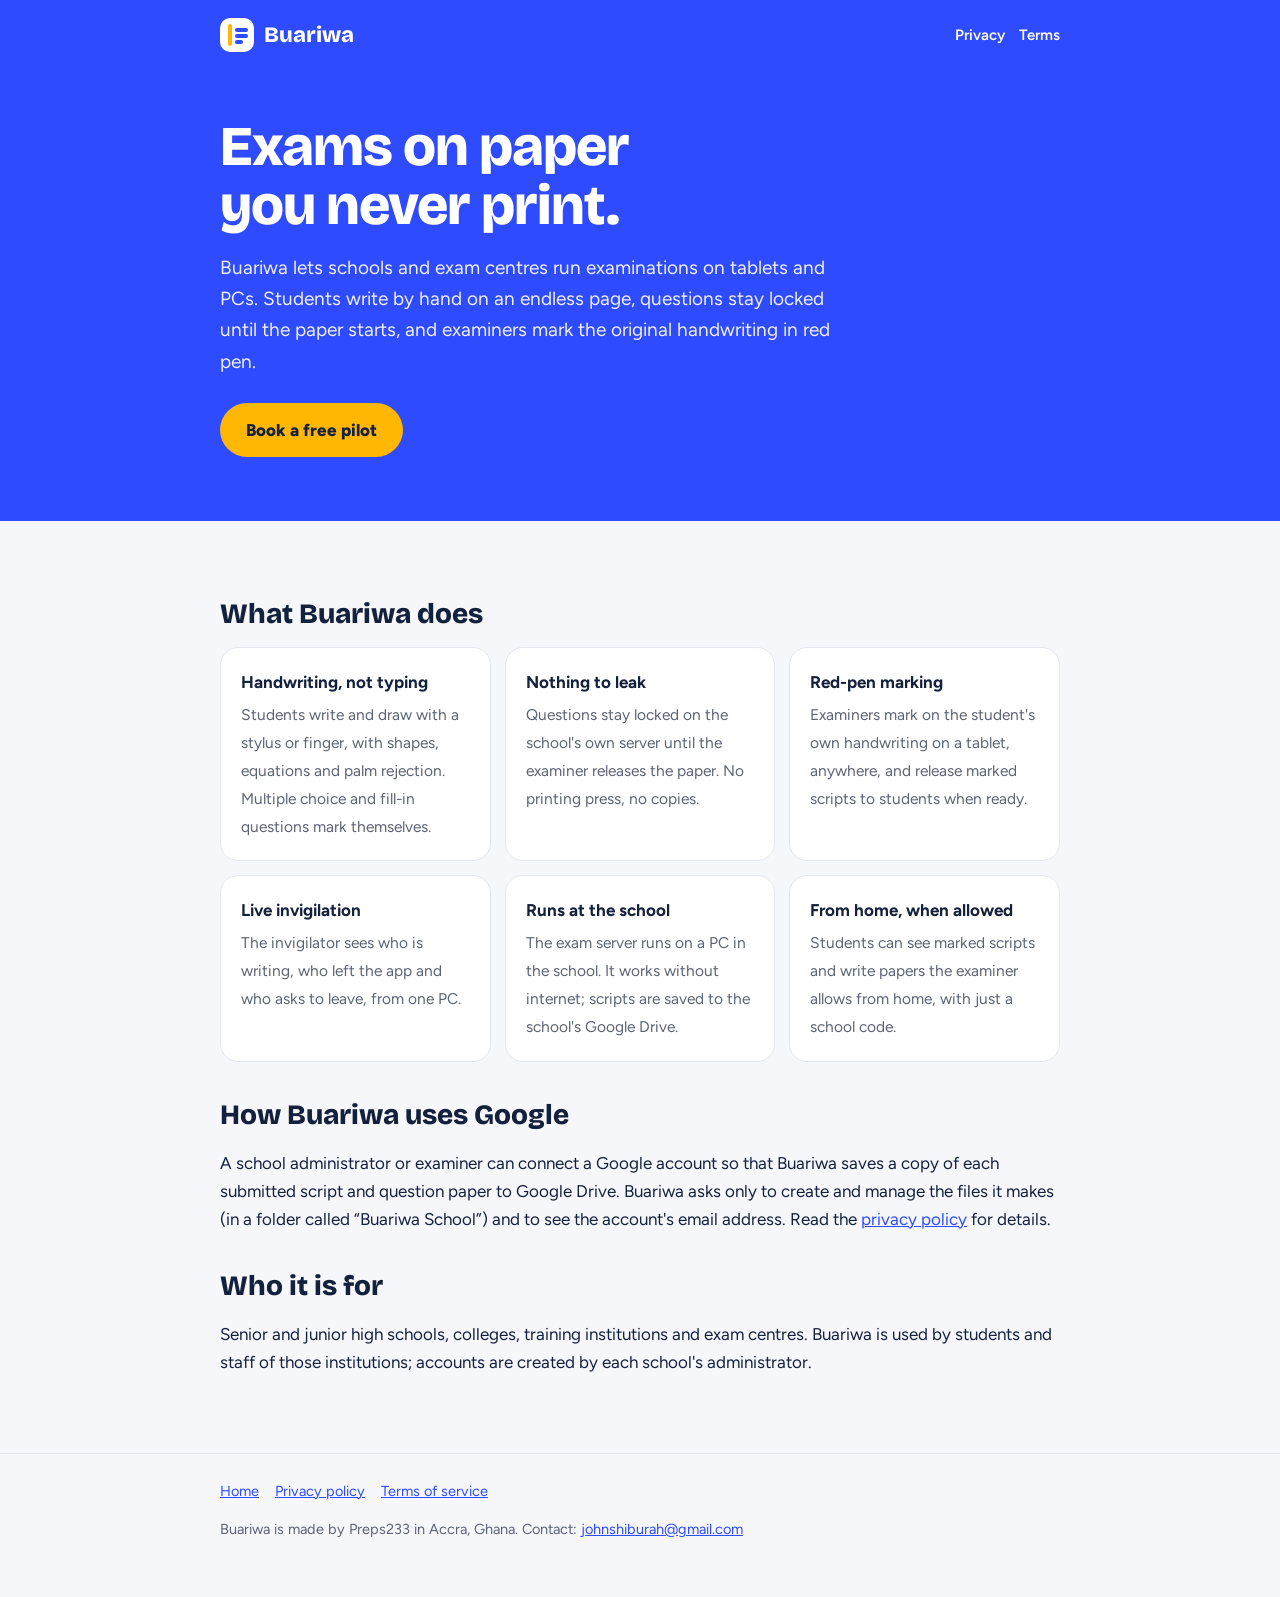
<file: buariwa/index.html>
<!doctype html>
<html lang="en"><head><meta charset="utf-8"><meta name="viewport" content="width=device-width,initial-scale=1">
<title>Buariwa — exams on paper you never print</title><meta name="description" content="Buariwa lets schools run exams on tablets and PCs: students write by hand, examiners mark in red pen, and nothing is printed.">
<link rel="preconnect" href="https://fonts.googleapis.com"><link rel="preconnect" href="https://fonts.gstatic.com" crossorigin>
<link href="https://fonts.googleapis.com/css2?family=Bricolage+Grotesque:wght@800&family=Figtree:wght@400;600;800&display=swap" rel="stylesheet">
<link rel="stylesheet" href="style.css"></head><body>
<header><div class="wrap"><nav>
<a class="brand" href="./"><span class="mark"><i style="left:8px;top:6px;bottom:6px;width:4px;background:#FFB703"></i><i style="left:15px;top:10px;height:4px;width:13px;background:#2F4BFF"></i><i style="left:15px;top:16px;height:4px;width:13px;background:#2F4BFF"></i><i style="left:15px;top:22px;height:4px;width:8px;background:#2F4BFF"></i></span>Buariwa</a>
<span class="sp"></span><a href="privacy.html">Privacy</a><a href="terms.html">Terms</a></nav>
<div class="hero"><h1>Exams on paper<br>you never print.</h1>
<p>Buariwa lets schools and exam centres run examinations on tablets and PCs. Students write by hand on an endless page, questions stay locked until the paper starts, and examiners mark the original handwriting in red pen.</p>
<a class="btn" href="mailto:johnshiburah@gmail.com?subject=Buariwa%20pilot">Book a free pilot</a></div></div></header>
<main><div class="wrap">
<h2>What Buariwa does</h2>
<div class="grid">
<div class="card"><b>Handwriting, not typing</b><span>Students write and draw with a stylus or finger, with shapes, equations and palm rejection. Multiple choice and fill-in questions mark themselves.</span></div>
<div class="card"><b>Nothing to leak</b><span>Questions stay locked on the school's own server until the examiner releases the paper. No printing press, no copies.</span></div>
<div class="card"><b>Red-pen marking</b><span>Examiners mark on the student's own handwriting on a tablet, anywhere, and release marked scripts to students when ready.</span></div>
<div class="card"><b>Live invigilation</b><span>The invigilator sees who is writing, who left the app and who asks to leave, from one PC.</span></div>
<div class="card"><b>Runs at the school</b><span>The exam server runs on a PC in the school. It works without internet; scripts are saved to the school's Google Drive.</span></div>
<div class="card"><b>From home, when allowed</b><span>Students can see marked scripts and write papers the examiner allows from home, with just a school code.</span></div>
</div>
<h2>How Buariwa uses Google</h2>
<p>A school administrator or examiner can connect a Google account so that Buariwa saves a copy of each submitted script and question paper to Google Drive. Buariwa asks only to create and manage the files it makes (in a folder called “Buariwa School”) and to see the account's email address. Read the <a href="privacy.html">privacy policy</a> for details.</p>
<h2>Who it is for</h2>
<p>Senior and junior high schools, colleges, training institutions and exam centres. Buariwa is used by students and staff of those institutions; accounts are created by each school's administrator.</p>
</div></main><footer><div class="wrap"><a href="./">Home</a><a href="privacy.html">Privacy policy</a><a href="terms.html">Terms of service</a>
<p>Buariwa is made by Preps233 in Accra, Ghana. Contact: <a href="mailto:johnshiburah@gmail.com">johnshiburah@gmail.com</a></p></div></footer></body></html>
</file>
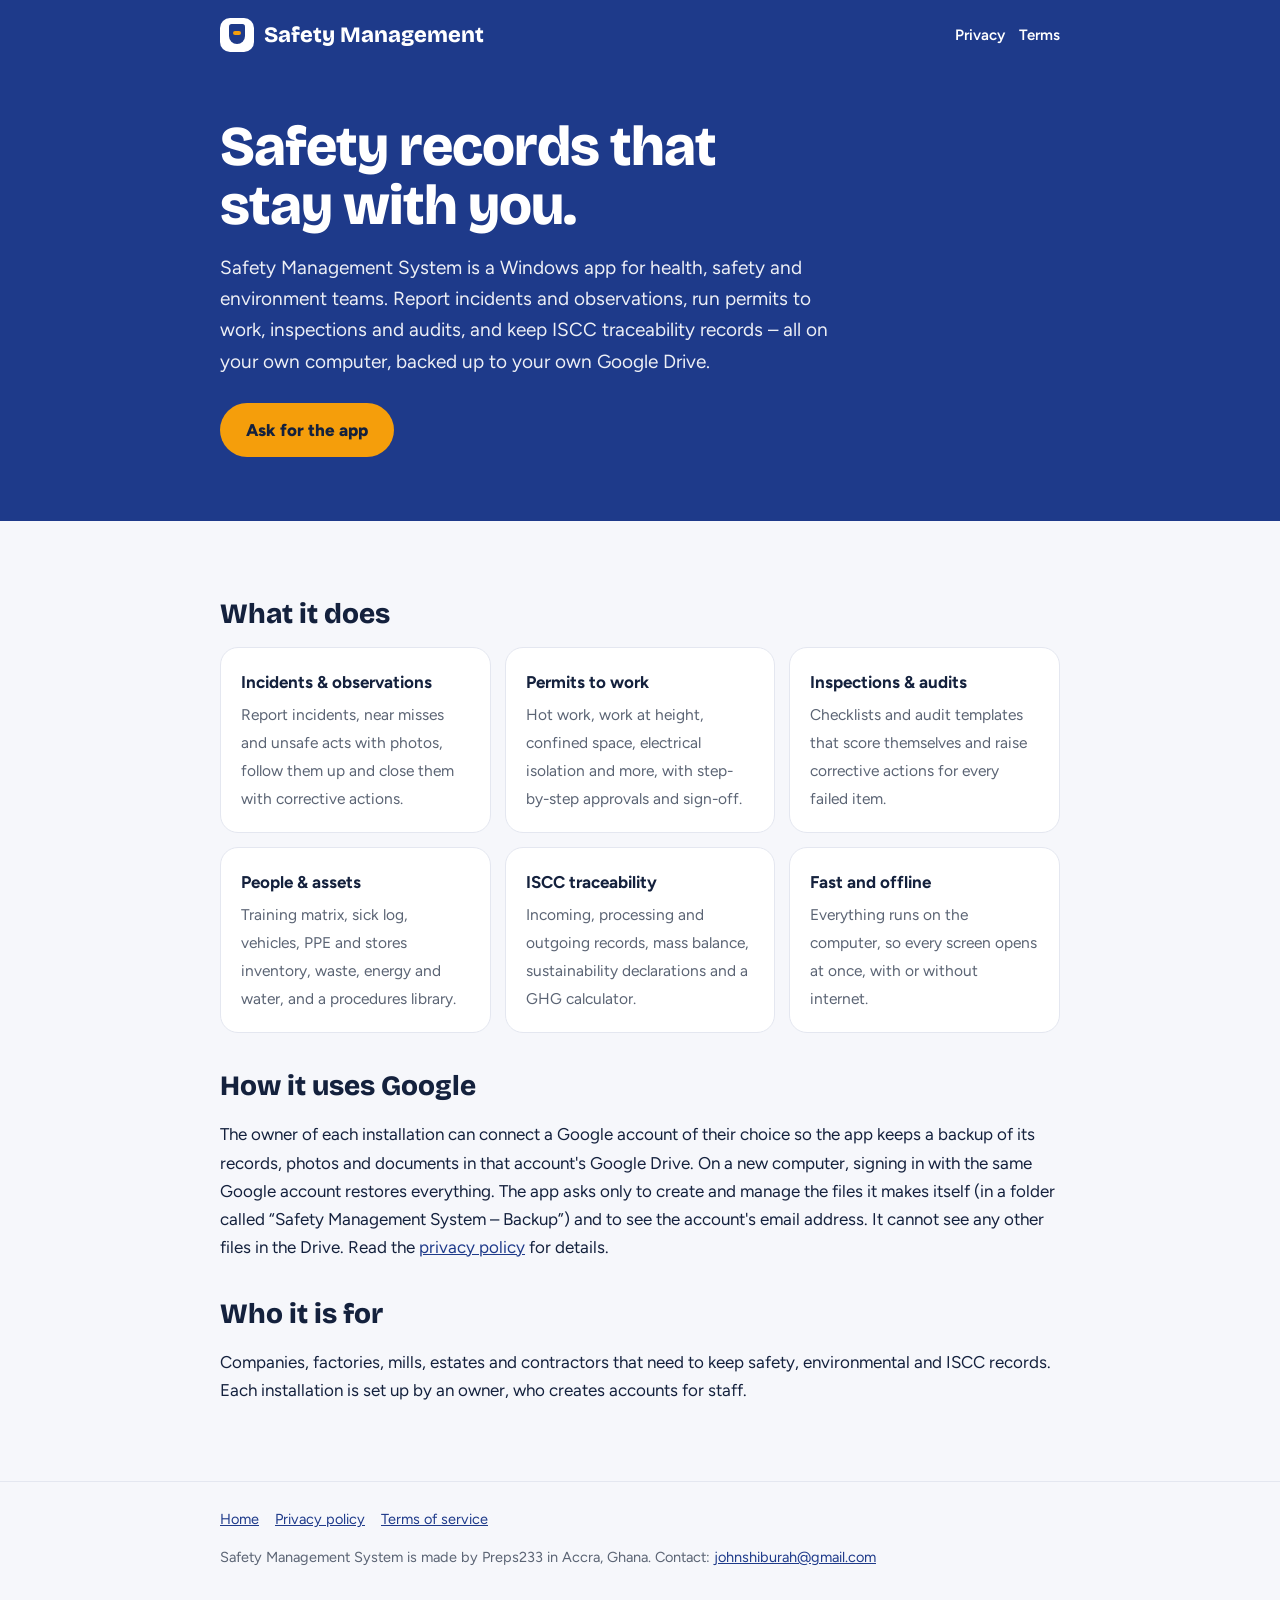
<file: safety-management/index.html>
<!doctype html>
<html lang="en"><head><meta charset="utf-8"><meta name="viewport" content="width=device-width,initial-scale=1">
<title>Safety Management System — HSE and ISCC traceability on your own computer</title><meta name="description" content="A desktop app for workplace safety records and ISCC traceability. Records stay on your computer and back up to your own Google Drive.">
<link rel="preconnect" href="https://fonts.googleapis.com"><link rel="preconnect" href="https://fonts.gstatic.com" crossorigin>
<link href="https://fonts.googleapis.com/css2?family=Bricolage+Grotesque:wght@800&family=Figtree:wght@400;600;800&display=swap" rel="stylesheet">
<link rel="stylesheet" href="style.css"></head><body>
<header><div class="wrap"><nav>
<a class="brand" href="./"><span class="mark"><i style="left:9px;top:6px;width:16px;height:20px;background:#1e3a8a;border-radius:3px 3px 9px 9px"></i><i style="left:13px;top:13px;width:8px;height:4px;background:#f59e0b"></i></span>Safety Management</a>
<span class="sp"></span><a href="privacy.html">Privacy</a><a href="terms.html">Terms</a></nav>
<div class="hero"><h1>Safety records that<br>stay with you.</h1>
<p>Safety Management System is a Windows app for health, safety and environment teams. Report incidents and observations, run permits to work, inspections and audits, and keep ISCC traceability records &ndash; all on your own computer, backed up to your own Google Drive.</p>
<a class="btn" href="mailto:johnshiburah@gmail.com?subject=Safety%20Management%20System">Ask for the app</a></div></div></header>
<main><div class="wrap">
<h2>What it does</h2>
<div class="grid">
<div class="card"><b>Incidents &amp; observations</b><span>Report incidents, near misses and unsafe acts with photos, follow them up and close them with corrective actions.</span></div>
<div class="card"><b>Permits to work</b><span>Hot work, work at height, confined space, electrical isolation and more, with step-by-step approvals and sign-off.</span></div>
<div class="card"><b>Inspections &amp; audits</b><span>Checklists and audit templates that score themselves and raise corrective actions for every failed item.</span></div>
<div class="card"><b>People &amp; assets</b><span>Training matrix, sick log, vehicles, PPE and stores inventory, waste, energy and water, and a procedures library.</span></div>
<div class="card"><b>ISCC traceability</b><span>Incoming, processing and outgoing records, mass balance, sustainability declarations and a GHG calculator.</span></div>
<div class="card"><b>Fast and offline</b><span>Everything runs on the computer, so every screen opens at once, with or without internet.</span></div>
</div>
<h2>How it uses Google</h2>
<p>The owner of each installation can connect a Google account of their choice so the app keeps a backup of its records, photos and documents in that account's Google Drive. On a new computer, signing in with the same Google account restores everything. The app asks only to create and manage the files it makes itself (in a folder called &ldquo;Safety Management System &ndash; Backup&rdquo;) and to see the account's email address. It cannot see any other files in the Drive. Read the <a href="privacy.html">privacy policy</a> for details.</p>
<h2>Who it is for</h2>
<p>Companies, factories, mills, estates and contractors that need to keep safety, environmental and ISCC records. Each installation is set up by an owner, who creates accounts for staff.</p>
</div></main><footer><div class="wrap"><a href="./">Home</a><a href="privacy.html">Privacy policy</a><a href="terms.html">Terms of service</a>
<p>Safety Management System is made by Preps233 in Accra, Ghana. Contact: <a href="mailto:johnshiburah@gmail.com">johnshiburah@gmail.com</a></p></div></footer></body></html>
</file>
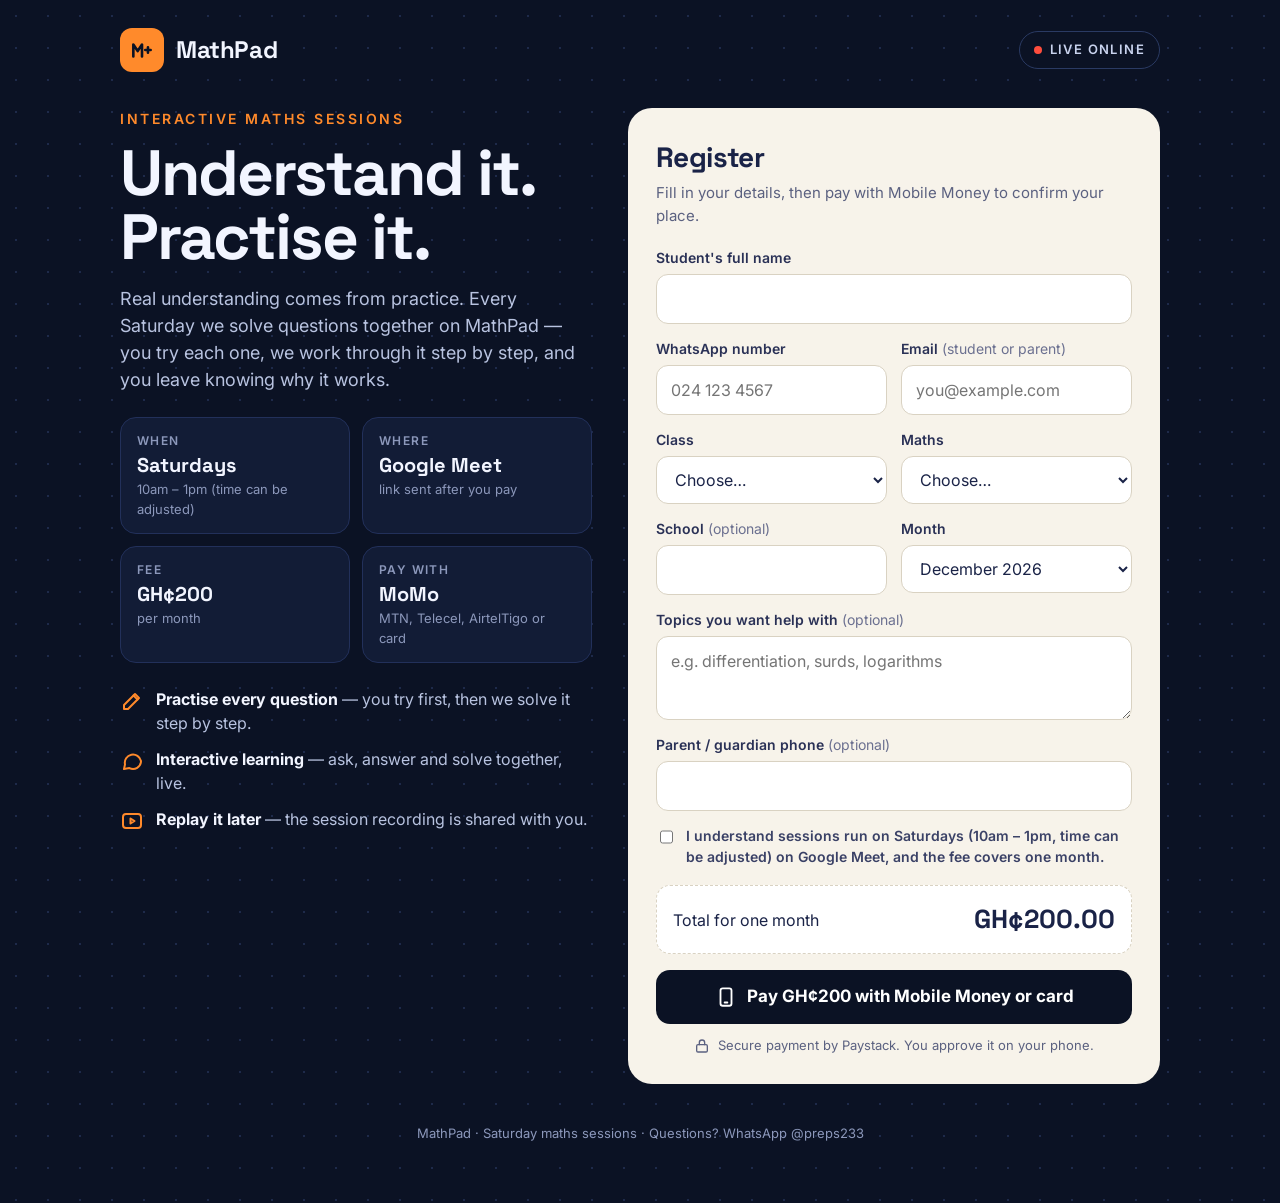
<file: mathpad/register/index.html>
<!doctype html>
<html lang="en">
<head>
<meta charset="utf-8">
<meta name="viewport" content="width=device-width, initial-scale=1">
<title>Register · MathPad Saturday Sessions</title>
<meta name="description" content="Register for MathPad's interactive Saturday maths sessions on Google Meet. GH¢200 per month, pay with MTN MoMo, other Mobile Money or card.">
<link rel="preconnect" href="https://fonts.googleapis.com">
<link rel="stylesheet" href="https://fonts.googleapis.com/css2?family=Space+Grotesk:wght@500;600;700&family=Inter:wght@400;500;600;700&display=swap">
<style>
:root{
  --navy:#0B1224; --navy2:#121C36; --line:#22305A; --text:#F2F5FF; --soft:#B8C3E0; --muted:#8C98BB;
  --accent:#FF8A2B; --accent-ink:#0B1224; --ok:#3DDC97; --bad:#FF6B5B;
}
*{box-sizing:border-box}
html,body{margin:0;background:var(--navy);color:var(--text);font-family:Inter,system-ui,sans-serif;line-height:1.5}
body{background-image:radial-gradient(#1E2A4A 1.4px,transparent 1.4px);background-size:32px 32px}
a{color:var(--accent)}
.wrap{max-width:1080px;margin:0 auto;padding:28px 20px 60px}
header{display:flex;align-items:center;justify-content:space-between;gap:12px;margin-bottom:36px}
.brand{display:flex;align-items:center;gap:12px;text-decoration:none;color:var(--text)}
.logo{width:44px;height:44px;border-radius:12px;background:var(--accent);display:grid;place-items:center}
.brand b{font-family:'Space Grotesk',sans-serif;font-size:24px;letter-spacing:-.4px}
.live{display:flex;align-items:center;gap:8px;padding:8px 14px;border:1.5px solid #2A3A63;border-radius:999px;font-size:13px;font-weight:600;letter-spacing:1.4px;text-transform:uppercase;color:#C9D3EE}
.live i{width:8px;height:8px;border-radius:50%;background:#FF4D3D}
.grid{display:flex;flex-wrap:wrap;gap:36px;align-items:flex-start}
.intro{flex:1 1 380px;min-width:0}
.kicker{color:var(--accent);font-weight:600;letter-spacing:2.5px;text-transform:uppercase;font-size:14px}
h1{font-family:'Space Grotesk',sans-serif;font-size:clamp(40px,6vw,64px);line-height:1;letter-spacing:-2px;margin:12px 0 16px}
.lead{color:var(--soft);font-size:18px;margin:0 0 24px;max-width:520px}
.facts{display:grid;grid-template-columns:repeat(2,minmax(0,1fr));gap:12px;margin-bottom:24px}
.fact{background:var(--navy2);border:1.5px solid var(--line);border-radius:16px;padding:14px 16px}
.fact small{display:block;color:var(--muted);font-size:12px;font-weight:600;letter-spacing:1.4px;text-transform:uppercase}
.fact strong{font-family:'Space Grotesk',sans-serif;font-size:20px}
.fact span{display:block;color:var(--muted);font-size:13px}
.points{list-style:none;padding:0;margin:0;display:grid;gap:12px}
.points li{display:flex;gap:12px;align-items:flex-start;color:var(--soft)}
.points li b{color:var(--text)}
.points svg{flex:none;margin-top:2px}
.card{flex:1 1 440px;min-width:0;background:#F7F3EA;color:#1A2347;border-radius:24px;padding:28px}
.card h2{font-family:'Space Grotesk',sans-serif;font-size:28px;margin:0 0 4px;letter-spacing:-.6px}
.card .sub{color:#5B6180;margin:0 0 20px;font-size:15px}
.row{display:flex;flex-wrap:wrap;gap:14px}
.field{flex:1 1 200px;min-width:0;display:flex;flex-direction:column;gap:6px;margin-bottom:14px}
label{font-size:14px;font-weight:600;color:#2A3156}
label .opt{font-weight:400;color:#6B7090}
input,select,textarea{font:inherit;font-size:16px;color:#1A2347;background:#fff;border:1.5px solid #D9D2C2;border-radius:12px;padding:12px 14px;min-height:48px;width:100%}
textarea{min-height:84px;resize:vertical}
input:focus,select:focus,textarea:focus{outline:3px solid rgba(255,138,43,.35);border-color:var(--accent)}
.hint{font-size:13px;color:#6B7090}
.check{display:flex;gap:10px;align-items:flex-start;font-size:14px;color:#3A4166;margin:4px 0 18px}
.check input{width:22px;height:22px;min-height:0;margin-top:1px;accent-color:var(--accent)}
.total{display:flex;justify-content:space-between;align-items:center;background:#fff;border:1.5px dashed #D9D2C2;border-radius:14px;padding:14px 16px;margin-bottom:16px}
.total strong{font-family:'Space Grotesk',sans-serif;font-size:26px}
button{font:inherit;font-weight:700;font-size:17px;border:0;border-radius:14px;min-height:54px;padding:0 20px;width:100%;cursor:pointer;background:var(--navy);color:#fff;display:flex;align-items:center;justify-content:center;gap:10px}
button:hover{background:#18244A}
button[disabled]{opacity:.6;cursor:progress}
.pay-note{display:flex;gap:8px;align-items:center;justify-content:center;font-size:13px;color:#5B6180;margin-top:12px;text-align:center}
.methods{display:grid;grid-template-columns:1fr 1fr;gap:10px;margin-bottom:14px}
.method{position:relative;display:flex;flex-direction:column;gap:2px;border:1.5px solid #D9D2C2;background:#fff;border-radius:14px;padding:12px 14px;cursor:pointer;font-size:14px;color:#3A4166}
.method input{position:absolute;opacity:0;pointer-events:none}
.method b{font-size:15px;color:#1A2347;display:flex;align-items:center;gap:8px}
.method .dot{width:14px;height:14px;border-radius:50%;background:#FFCC00;border:2px solid #1A2347;flex:none}
.method.ps .dot{background:#0BA4DB}
.method:has(input:checked){border-color:var(--accent);outline:3px solid rgba(255,138,43,.25)}
.method:has(input:focus-visible){outline:3px solid rgba(255,138,43,.6)}
.wait{display:none;text-align:center;padding:18px 6px}
.wait.show{display:block}
.wait .phone{width:76px;height:76px;border-radius:50%;background:#FFF4CC;display:grid;place-items:center;margin:0 auto 14px;animation:pulse 1.6s ease-in-out infinite}
@keyframes pulse{50%{transform:scale(1.06)}}
@media (prefers-reduced-motion:reduce){.wait .phone{animation:none}}
.wait h2{margin-bottom:6px}
.wait p{color:#4A5075;margin:0 0 10px}
.wait ol{text-align:left;color:#3A4166;margin:0 auto 16px;max-width:340px;padding-left:22px}
.wait .small{font-size:13px;color:#6B7090}
.linkbtn{background:none;color:#1A2347;text-decoration:underline;min-height:44px;font-weight:600;font-size:15px}
.linkbtn:hover{background:none}
.msg{border-radius:12px;padding:12px 14px;font-size:14px;margin-bottom:14px;display:none}
.msg.show{display:block}
.msg.err{background:#FFE7E3;color:#8A1F12}
.msg.info{background:#E8EEFF;color:#1C2E6B}
.done{display:none;text-align:center;padding:10px 4px}
.done.show{display:block}
.done .tick{width:72px;height:72px;border-radius:50%;background:#DDF7EA;display:grid;place-items:center;margin:0 auto 14px}
.done h2{margin-bottom:8px}
.done p{color:#4A5075;margin:0 0 14px}
.done .ref{font-family:ui-monospace,Consolas,monospace;background:#fff;border-radius:10px;padding:8px 12px;display:inline-block;margin-bottom:18px}
.links{display:grid;gap:10px}
.links a{display:flex;align-items:center;justify-content:center;gap:10px;min-height:52px;border-radius:14px;text-decoration:none;font-weight:700}
.links .meet{background:var(--navy);color:#fff}
.links .wa{background:#fff;color:#1A2347;border:1.5px solid #D9D2C2}
footer{margin-top:40px;color:var(--muted);font-size:13px;text-align:center}
@media (max-width:520px){.card{padding:22px 18px}.facts{grid-template-columns:1fr 1fr}}
</style>
</head>
<body>
<div class="wrap">
  <header>
    <a class="brand" href="../">
      <span class="logo"><svg role="img" aria-label="MathPad" width="26" height="26" viewBox="0 0 24 24" fill="none" stroke="#0B1224" stroke-width="2.4" stroke-linecap="round" stroke-linejoin="round"><path d="M4 18V7l4 6 4-6v11"/><path d="M15 12h5M17.5 9.5v5"/></svg></span>
      <b>MathPad</b>
    </a>
    <span class="live"><i></i>Live online</span>
  </header>

  <div class="grid">
    <section class="intro">
      <div class="kicker">Interactive maths sessions</div>
      <h1>Understand it.<br>Practise it.</h1>
      <p class="lead">Real understanding comes from practice. Every Saturday we solve questions together on MathPad — you try each one, we work through it step by step, and you leave knowing why it works.</p>
      <div class="facts">
        <div class="fact"><small>When</small><strong>Saturdays</strong><span>10am – 1pm (time can be adjusted)</span></div>
        <div class="fact"><small>Where</small><strong>Google Meet</strong><span>link sent after you pay</span></div>
        <div class="fact"><small>Fee</small><strong>GH¢<span id="feeA" style="display:inline;color:inherit;font-size:inherit">200</span></strong><span>per month</span></div>
        <div class="fact"><small>Pay with</small><strong>MoMo</strong><span>MTN, Telecel, AirtelTigo or card</span></div>
      </div>
      <ul class="points">
        <li><svg aria-hidden="true" width="24" height="24" viewBox="0 0 24 24" fill="none" stroke="#FF8A2B" stroke-width="2" stroke-linecap="round" stroke-linejoin="round"><path d="M4 20h4L19 9l-4-4L4 16z"/><path d="M13.5 6.5l4 4"/></svg><span><b>Practise every question</b> — you try first, then we solve it step by step.</span></li>
        <li><svg aria-hidden="true" width="24" height="24" viewBox="0 0 24 24" fill="none" stroke="#FF8A2B" stroke-width="2" stroke-linecap="round" stroke-linejoin="round"><path d="M21 12a8 8 0 0 1-11.6 7.1L4 20l1-4.6A8 8 0 1 1 21 12z"/></svg><span><b>Interactive learning</b> — ask, answer and solve together, live.</span></li>
        <li><svg aria-hidden="true" width="24" height="24" viewBox="0 0 24 24" fill="none" stroke="#FF8A2B" stroke-width="2" stroke-linecap="round" stroke-linejoin="round"><rect x="3" y="5" width="18" height="14" rx="3"/><path d="M10.5 9.5l4 2.5-4 2.5z"/></svg><span><b>Replay it later</b> — the session recording is shared with you.</span></li>
      </ul>
    </section>

    <section class="card" aria-live="polite">
      <form id="form" novalidate>
        <h2>Register</h2>
        <p class="sub">Fill in your details, then pay with Mobile Money to confirm your place.</p>
        <div id="msg" class="msg" role="alert"></div>

        <div class="field">
          <label for="name">Student's full name</label>
          <input id="name" name="name" autocomplete="name" required>
        </div>
        <div class="row">
          <div class="field">
            <label for="phone">WhatsApp number</label>
            <input id="phone" name="phone" type="tel" inputmode="tel" autocomplete="tel" placeholder="024 123 4567" required>
          </div>
          <div class="field">
            <label for="email">Email <span class="opt">(student or parent)</span></label>
            <input id="email" name="email" type="email" autocomplete="email" placeholder="you@example.com" required>
          </div>
        </div>
        <div class="row">
          <div class="field">
            <label for="level">Class</label>
            <select id="level" name="level" required>
              <option value="">Choose…</option>
              <option>SHS 1</option><option>SHS 2</option><option>SHS 3</option>
              <option>WASSCE (private / resit)</option><option>University</option><option>Other</option>
            </select>
          </div>
          <div class="field">
            <label for="course">Maths</label>
            <select id="course" name="course" required>
              <option value="">Choose…</option>
              <option>Core Mathematics</option><option>Elective Mathematics</option><option>Both</option>
            </select>
          </div>
        </div>
        <div class="row">
          <div class="field">
            <label for="school">School <span class="opt">(optional)</span></label>
            <input id="school" name="school" autocomplete="organization">
          </div>
          <div class="field">
            <label for="month">Month</label>
            <select id="month" name="month" required></select>
          </div>
        </div>
        <div class="field">
          <label for="topics">Topics you want help with <span class="opt">(optional)</span></label>
          <textarea id="topics" name="topics" placeholder="e.g. differentiation, surds, logarithms"></textarea>
        </div>
        <div class="field">
          <label for="parent">Parent / guardian phone <span class="opt">(optional)</span></label>
          <input id="parent" name="parent" type="tel" inputmode="tel">
        </div>
        <label class="check"><input id="agree" type="checkbox" required> <span>I understand sessions run on Saturdays (10am – 1pm, time can be adjusted) on Google Meet, and the fee covers one month.</span></label>

        <div class="field" id="methodField" role="radiogroup" aria-labelledby="payHow" style="margin-bottom:0;display:none">
          <label id="payHow">Pay with</label>
          <div class="methods">
            <label class="method"><input type="radio" name="method" value="mtn"><b><span class="dot"></span>MTN MoMo</b><span>Approve on your phone</span></label>
            <label class="method ps"><input type="radio" name="method" value="paystack" checked><b><span class="dot"></span>Other</b><span>Telecel, AirtelTigo or card</span></label>
          </div>
        </div>
        <div class="field" id="momoField">
          <label for="momo">MTN MoMo number to pay from</label>
          <input id="momo" name="momo" type="tel" inputmode="tel" autocomplete="tel" placeholder="054 123 4567">
          <span class="hint">You'll get a prompt on this phone to approve GH¢<span class="feeC">200</span> with your MoMo PIN.</span>
        </div>

        <div class="total"><span>Total for one month</span><strong>GH¢<span id="feeB">200</span>.00</strong></div>
        <button id="pay" type="submit">
          <svg aria-hidden="true" width="22" height="22" viewBox="0 0 24 24" fill="none" stroke="currentColor" stroke-width="2" stroke-linecap="round" stroke-linejoin="round"><rect x="6" y="2.5" width="12" height="19" rx="2.5"/><path d="M10.5 18h3"/></svg>
          <span id="payLabel">Pay GH¢200 with Mobile Money</span>
        </button>
        <div class="pay-note"><svg aria-hidden="true" width="16" height="16" viewBox="0 0 24 24" fill="none" stroke="currentColor" stroke-width="2" stroke-linecap="round" stroke-linejoin="round"><rect x="4" y="10" width="16" height="11" rx="2"/><path d="M8 10V7a4 4 0 0 1 8 0v3"/></svg><span id="payNote">Secure payment. You approve it on your phone.</span></div>
      </form>

      <div id="wait" class="wait" aria-live="polite">
        <div class="phone"><svg aria-hidden="true" width="36" height="36" viewBox="0 0 24 24" fill="none" stroke="#1A2347" stroke-width="2" stroke-linecap="round" stroke-linejoin="round"><rect x="6" y="2.5" width="12" height="19" rx="2.5"/><path d="M10.5 18h3"/></svg></div>
        <h2>Check your phone</h2>
        <p id="waitText">We've sent a payment prompt to your MTN number.</p>
        <ol>
          <li>Open the MoMo prompt on your phone (it can take a few seconds).</li>
          <li>Check it says GH¢<span class="feeC">200</span> for MathPad.</li>
          <li>Enter your MoMo PIN to approve.</li>
        </ol>
        <p class="small" id="waitStatus">Waiting for your approval…</p>
        <p class="small">No prompt? Dial <b>*170#</b> → My Wallet → My Approvals.</p>
        <button type="button" class="linkbtn" id="waitBack">Change number or payment method</button>
      </div>

      <div id="done" class="done">
        <div class="tick"><svg aria-hidden="true" width="38" height="38" viewBox="0 0 24 24" fill="none" stroke="#1F9D63" stroke-width="2.6" stroke-linecap="round" stroke-linejoin="round"><path d="M5 12.5l4.5 4.5L19 7.5"/></svg></div>
        <h2>You're registered!</h2>
        <p id="doneText">Payment received. See you on Saturday.</p>
        <div class="ref" id="doneRef"></div>
        <div class="links">
          <a id="meetLink" class="meet" href="#" target="_blank" rel="noopener"><svg aria-hidden="true" width="22" height="22" viewBox="0 0 24 24" fill="none" stroke="currentColor" stroke-width="2" stroke-linecap="round" stroke-linejoin="round"><rect x="2.5" y="6" width="13" height="12" rx="2.5"/><path d="M15.5 10.5 21.5 7v10l-6-3.5z"/></svg>Open the Google Meet link</a>
          <a id="waLink" class="wa" href="#" target="_blank" rel="noopener">Join the class WhatsApp group</a>
        </div>
      </div>
    </section>
  </div>
  <footer>MathPad · Saturday maths sessions · Questions? WhatsApp <span id="contact"></span></footer>
</div>

<script src="https://js.paystack.co/v2/inline.js"></script>
<script>
/* ---------------------------------------------------------------
   SETTINGS — fill these in (see SETUP.md)
   --------------------------------------------------------------- */
const CONFIG = {
  // Your Google Apps Script web app URL (ends in /exec)
  apiUrl: 'https://script.google.com/macros/s/AKfycby6NJ2spwK0veFPenzRGaH6j6jRqGl8sW7tOk0jO3eDnTohQqfq1E7t5fpJAJpVYJid/exec',
  // Your Paystack PUBLIC key (pk_live_… or pk_test_… while testing)
  paystackPublicKey: 'pk_test_2fb5685326fbba890201f6635c37d4f506b4b345',
  // Monthly fee in cedis (the server checks this too)
  feeCedis: 200,
  // Shown in the footer
  contact: '@preps233',

};
/* --------------------------------------------------------------- */

const $ = (id) => document.getElementById(id);
const form = $('form'), msg = $('msg'), payBtn = $('pay');
document.querySelectorAll('.feeC').forEach((el) => (el.textContent = CONFIG.feeCedis));
$('feeA').textContent = CONFIG.feeCedis;
$('feeB').textContent = CONFIG.feeCedis;
$('contact').textContent = CONFIG.contact;

// this month and the next two
(function months() {
  const sel = $('month');
  const now = new Date();
  for (let i = 0; i < 3; i++) {
    const d = new Date(now.getFullYear(), now.getMonth() + i, 1);
    const label = d.toLocaleString('en-GB', { month: 'long', year: 'numeric' });
    const o = new Option(label, label);
    sel.add(o);
  }
})();

function show(text, kind = 'err') {
  msg.textContent = text;
  msg.className = `msg show ${kind}`;
}
function clear() { msg.className = 'msg'; }
function busy(on, label) {
  payBtn.disabled = on;
  $('payLabel').textContent = on ? label : payLabel();
}

// Apps Script takes text/plain posts (no CORS preflight)
async function apiRaw(body) {
  const r = await fetch(CONFIG.apiUrl, { method: 'POST', headers: { 'Content-Type': 'text/plain;charset=utf-8' }, body: JSON.stringify(body) });
  return r.json();
}
async function api(body) {
  const j = await apiRaw(body);
  if (!j.ok) throw new Error(j.error || 'Something went wrong. Please try again.');
  return j;
}

// ---- payment method: MTN MoMo (Request to Pay) or Paystack
const method = () => form.querySelector('input[name="method"]:checked').value;
let momoTouched = false;
$('momo').addEventListener('input', () => (momoTouched = true));
$('phone').addEventListener('input', () => { if (!momoTouched) $('momo').value = $('phone').value; });
function methodChanged() {
  const mtn = method() === 'mtn';
  $('momoField').style.display = mtn ? '' : 'none';
  $('payLabel').textContent = payLabel();
  $('payNote').textContent = mtn ? 'Paid straight to MathPad through MTN MoMo. You approve it with your PIN.' : 'Secure payment by Paystack. You approve it on your phone.';
}
form.querySelectorAll('input[name="method"]').forEach((r) => r.addEventListener('change', methodChanged));
function payLabel() {
  return method() === 'mtn' ? `Pay GH¢${CONFIG.feeCedis} with MTN MoMo` : `Pay GH¢${CONFIG.feeCedis} with Mobile Money or card`;
}
const MTN = /^0(24|25|53|54|55|59)\d{7}$/;
let momoTest = false;
methodChanged();
// MTN MoMo appears once it is set up on the server. While it is only in the
// sandbox (test money), it shows just for pages opened with ?momotest.
(async function momoReady() {
  try {
    const c = await apiRaw({ action: 'config' });
    const testing = new URLSearchParams(location.search).has('momotest');
    if (!c.ok || !c.momo || (c.momoSandbox && !testing)) return;
    momoTest = !!c.momoSandbox;
    $('methodField').style.display = '';
    form.querySelector('input[value="mtn"]').checked = true;
    if (momoTest) $('momo').placeholder = 'sandbox: any number, e.g. 024 123 4567';
    methodChanged();
  } catch (e) {}
})();

function normPhone(p) {
  const d = p.replace(/\D/g, '');
  if (d.startsWith('233') && d.length === 12) return '0' + d.slice(3);
  return d;
}

function valid() {
  for (const el of form.querySelectorAll('[required]')) {
    if (el.type === 'checkbox' ? !el.checked : !el.value.trim()) {
      el.focus();
      return el.type === 'checkbox' ? 'Please tick the box to confirm.' : `Please fill in “${el.labels[0].textContent.replace(/\(.*\)/, '').trim()}”.`;
    }
  }
  if (!/^0\d{9}$/.test(normPhone($('phone').value))) return 'Please enter a 10-digit Ghana phone number, e.g. 024 123 4567.';
  if (!/^[^@\s]+@[^@\s]+\.[^@\s]+$/.test($('email').value.trim())) return 'Please enter a valid email address.';
  if (method() === 'mtn' && !MTN.test(normPhone($('momo').value)) && !momoTest) {
    $('momo').focus();
    return 'Please enter an MTN MoMo number (024, 025, 053, 054, 055 or 059), or choose “Other” to pay with another network or card.';
  }
  return null;
}

let saved = null;
form.addEventListener('submit', async (e) => {
  e.preventDefault();
  clear();
  const problem = valid();
  if (problem) return show(problem);
  if (CONFIG.apiUrl.startsWith('PASTE') || CONFIG.paystackPublicKey.includes('PASTE')) {
    return show('Registration is not switched on yet (the page settings are missing). Please contact us on WhatsApp.');
  }
  const data = Object.fromEntries(new FormData(form).entries());
  data.phone = normPhone(data.phone);
  data.email = data.email.trim();
  delete data.method;
  delete data.momo;
  // the same details as last time: keep the registration (and its reference)
  const key = JSON.stringify(data);
  let reg = saved && saved.key === key ? saved.reg : null;
  if (!reg) {
    busy(true, 'Saving your details…');
    try {
      reg = await api({ action: 'register', ...data });
      saved = { key, reg };
    } catch (err) {
      busy(false);
      return show(err.message);
    }
  }
  if (method() === 'mtn') return payMomo(reg, normPhone($('momo').value) || $('momo').value);
  busy(true, 'Waiting for payment…');
  const paystack = new PaystackPop();
  paystack.newTransaction({
    key: CONFIG.paystackPublicKey,
    email: data.email,
    amount: CONFIG.feeCedis * 100, // pesewas
    currency: 'GHS',
    reference: reg.reference,
    channels: ['mobile_money', 'card'],
    metadata: { custom_fields: [
      { display_name: 'Student', variable_name: 'student', value: data.name },
      { display_name: 'Month', variable_name: 'month', value: data.month },
    ] },
    onSuccess: async (tx) => {
      busy(true, 'Confirming payment…');
      try {
        const v = await api({ action: 'verify', reference: tx.reference });
        done(v);
      } catch (err) {
        busy(false);
        show(`We received your payment but could not confirm it yet (${err.message}). Keep this reference and message us: ${tx.reference}`, 'info');
      }
    },
    onCancel: () => {
      busy(false);
      show('Payment was not completed. Your details are saved — press the button to try again.', 'info');
    },
    onError: (err) => {
      busy(false);
      show(err && err.message ? err.message : 'The payment window could not open. Please try again.');
    },
  });
});

// ---- MTN MoMo Request to Pay: the server sends the prompt, then we ask it
// every few seconds whether MTN says the payment went through.
let polling = 0;
async function payMomo(reg, number) {
  busy(true, 'Sending the prompt to your phone…');
  let r;
  try {
    r = await apiRaw({ action: 'momoPay', reference: reg.reference, momo: number });
  } catch (err) {
    busy(false);
    return show('Could not reach the payment service. Check your internet and try again.');
  }
  if (!r.ok) { busy(false); return show(r.error || 'MTN MoMo could not send the prompt. Please try again.'); }
  if (r.paid) return check(reg.reference, true);
  form.style.display = 'none';
  $('wait').classList.add('show');
  $('waitText').textContent = `We've sent a payment prompt to ${number.replace(/^(\d{3})(\d{3})(\d+)$/, '$1 $2 $3')}.`;
  $('waitStatus').textContent = 'Waiting for your approval…';
  $('wait').scrollIntoView({ behavior: 'smooth', block: 'center' });
  const run = ++polling;
  const started = Date.now();
  while (run === polling) {
    await new Promise((res) => setTimeout(res, 5000));
    if (run !== polling) return;
    const res = await check(reg.reference);
    if (res === 'done' || res === 'failed') return;
    if (Date.now() - started > 5 * 60 * 1000) {
      return backToForm(`We didn't get your approval yet. If you approved it, wait a minute — we'll email you once it's confirmed. Otherwise press Pay to send a new prompt. Reference: ${reg.reference}`, 'info');
    }
  }
}
async function check(reference, once) {
  let v;
  try {
    v = await apiRaw({ action: 'momoStatus', reference });
  } catch (err) {
    $('waitStatus').textContent = 'Still waiting… (checking again)';
    return 'pending';
  }
  if (v.ok) { polling++; $('wait').classList.remove('show'); done(v); return 'done'; }
  if (v.pending) { $('waitStatus').textContent = 'Waiting for your approval…'; return 'pending'; }
  backToForm(v.error || 'The payment did not go through. Please try again.');
  return 'failed';
}
function backToForm(text, kind = 'err') {
  polling++;
  $('wait').classList.remove('show');
  form.style.display = '';
  busy(false);
  show(text, kind);
  msg.scrollIntoView({ behavior: 'smooth', block: 'center' });
}
$('waitBack').addEventListener('click', () => backToForm('Change the number or payment method, then press Pay again. If you already approved the prompt, wait a moment before paying again.', 'info'));

function done(v) {
  form.style.display = 'none';
  $('done').classList.add('show');
  $('doneText').textContent = `Thank you, ${v.name.split(' ')[0]}! Your place for ${v.month} is confirmed. We have also emailed you the details.`;
  $('doneRef').textContent = `Reference: ${v.reference}`;
  if (v.meetLink) $('meetLink').href = v.meetLink; else $('meetLink').style.display = 'none';
  if (v.whatsappLink) $('waLink').href = v.whatsappLink; else $('waLink').style.display = 'none';
  $('done').scrollIntoView({ behavior: 'smooth', block: 'center' });
}
</script>
</body>
</html>
</file>
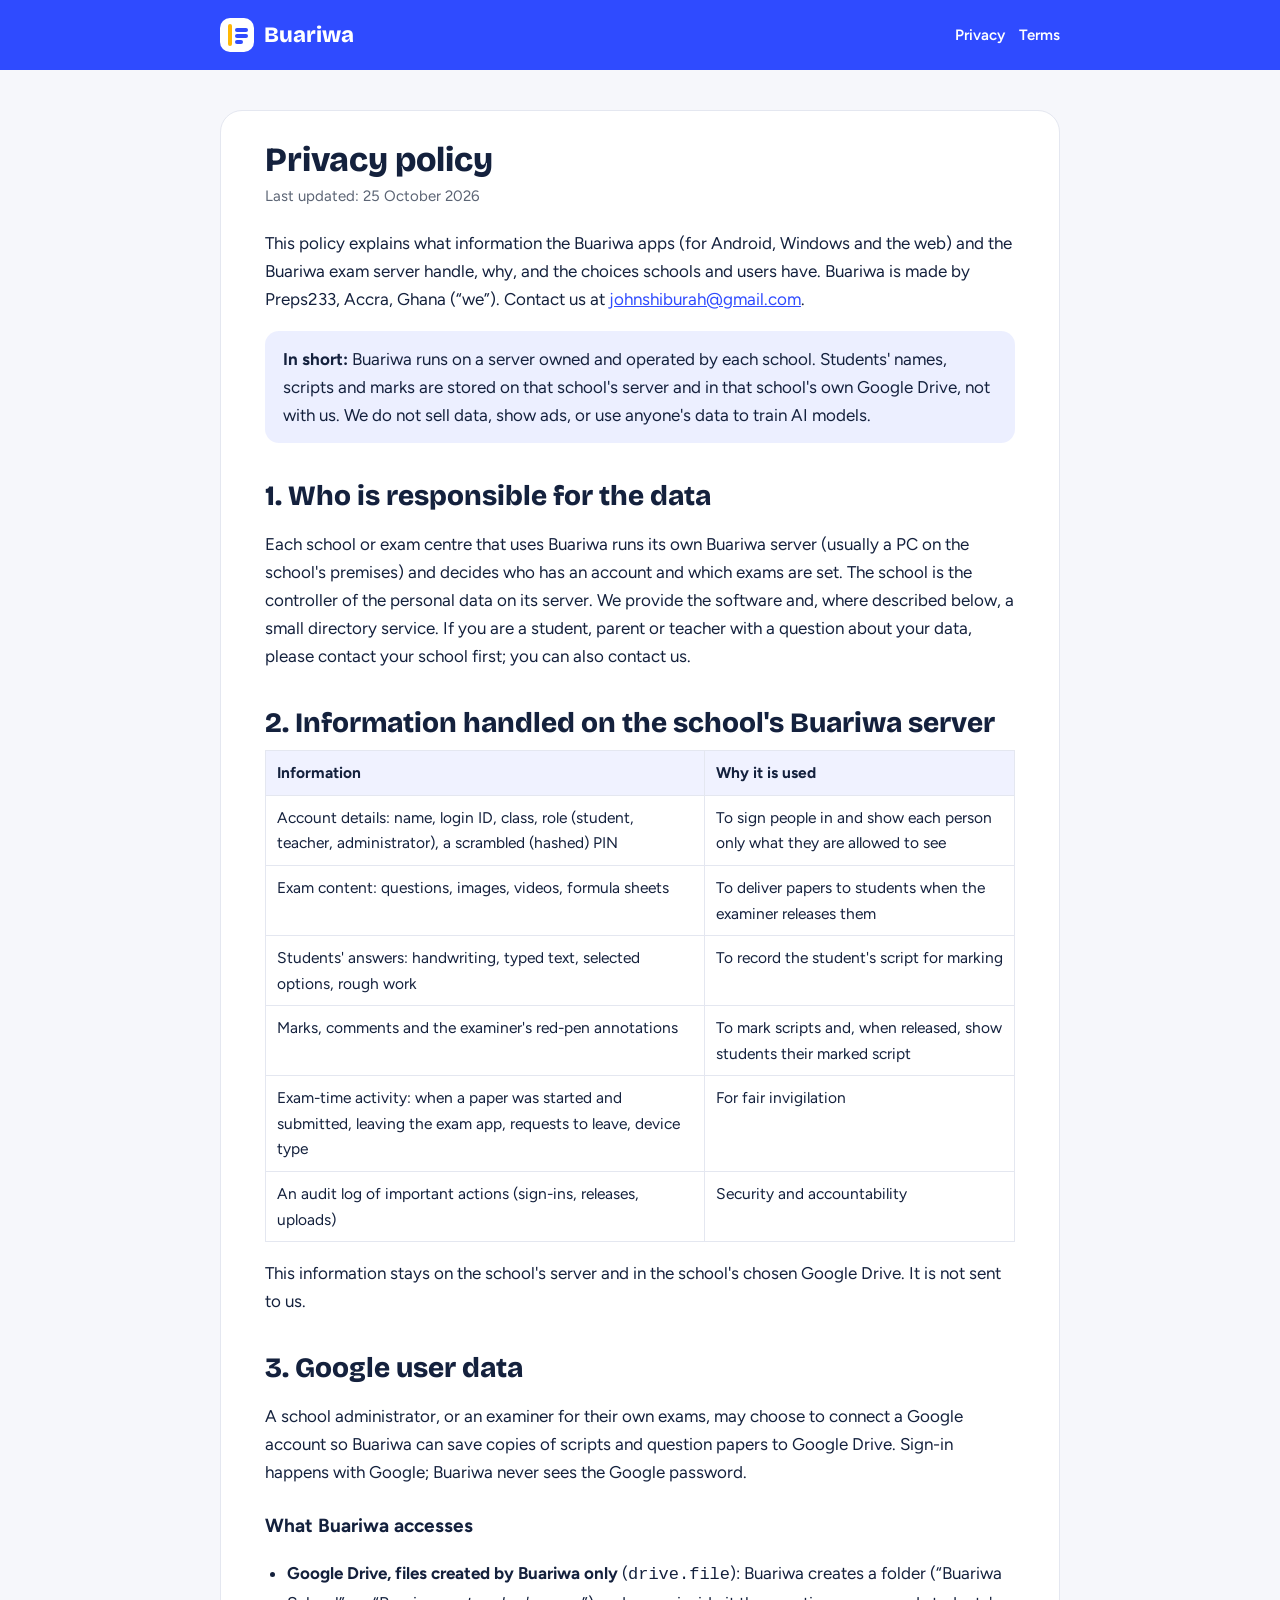
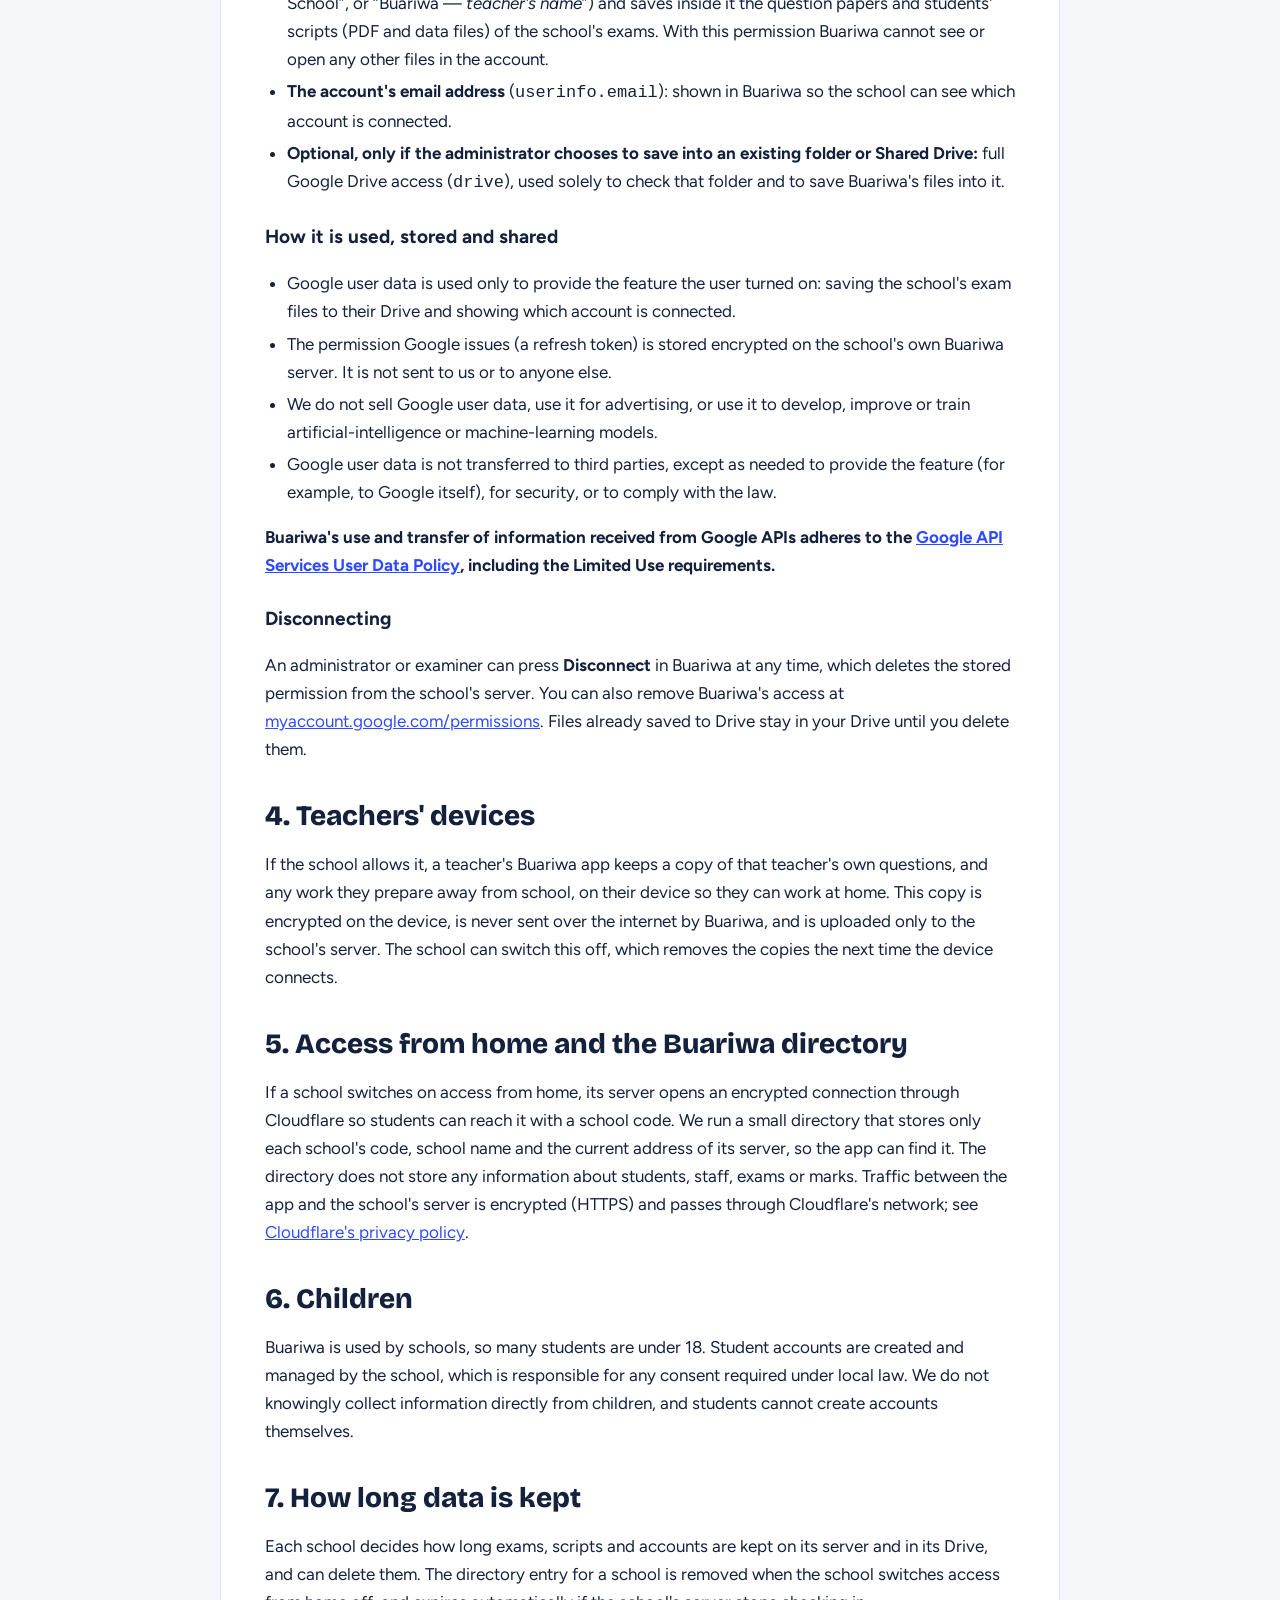
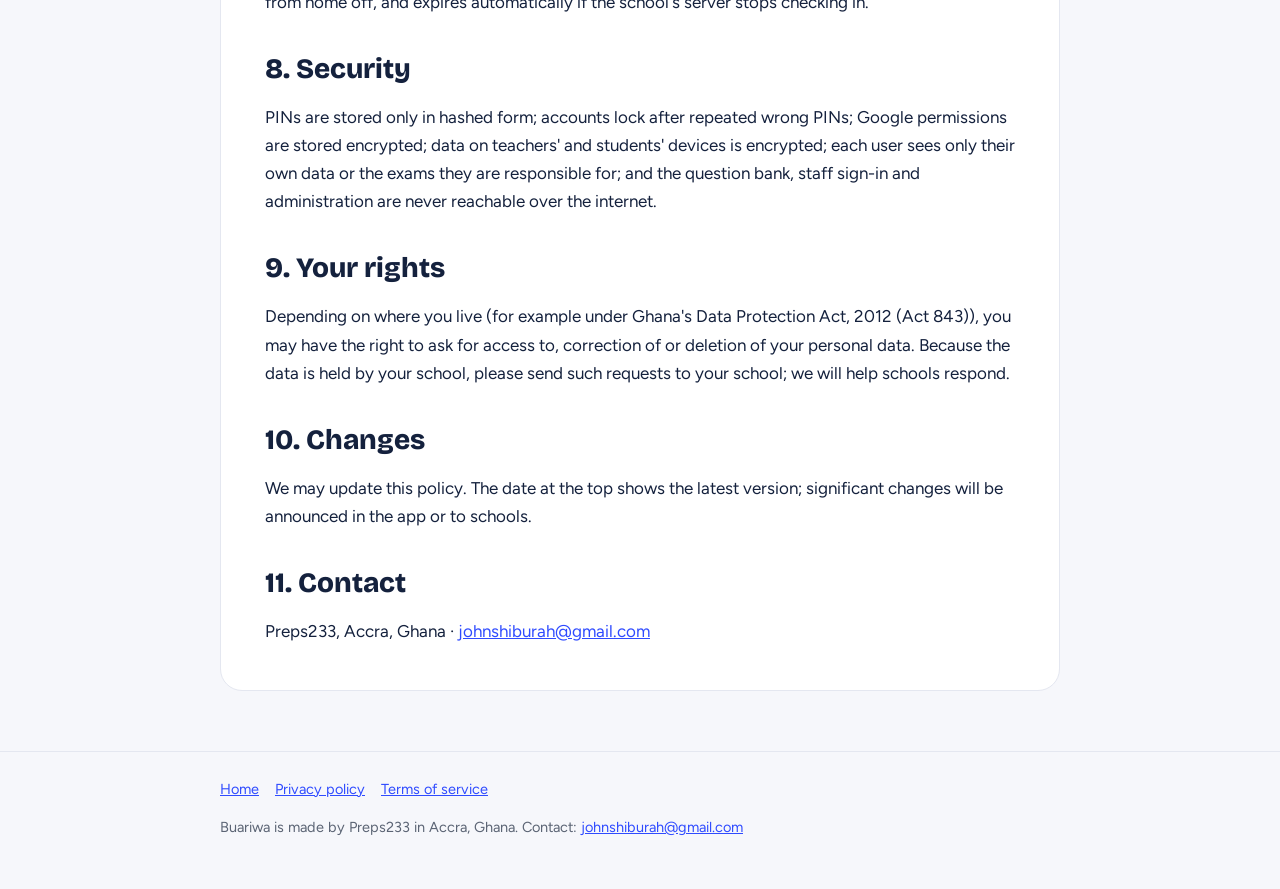
<file: buariwa/privacy.html>
<!doctype html>
<html lang="en"><head><meta charset="utf-8"><meta name="viewport" content="width=device-width,initial-scale=1">
<title>Buariwa privacy policy</title><meta name="description" content="How Buariwa handles personal data and Google user data.">
<link rel="preconnect" href="https://fonts.googleapis.com"><link rel="preconnect" href="https://fonts.gstatic.com" crossorigin>
<link href="https://fonts.googleapis.com/css2?family=Bricolage+Grotesque:wght@800&family=Figtree:wght@400;600;800&display=swap" rel="stylesheet">
<link rel="stylesheet" href="style.css"></head><body>
<header><div class="wrap"><nav>
<a class="brand" href="./"><span class="mark"><i style="left:8px;top:6px;bottom:6px;width:4px;background:#FFB703"></i><i style="left:15px;top:10px;height:4px;width:13px;background:#2F4BFF"></i><i style="left:15px;top:16px;height:4px;width:13px;background:#2F4BFF"></i><i style="left:15px;top:22px;height:4px;width:8px;background:#2F4BFF"></i></span>Buariwa</a>
<span class="sp"></span><a href="privacy.html">Privacy</a><a href="terms.html">Terms</a></nav></div></header>
<main><div class="wrap"><div class="doc">
<h1>Privacy policy</h1>
<p class="meta">Last updated: 25 October 2026</p>

<p>This policy explains what information the Buariwa apps (for Android, Windows and the web) and the Buariwa exam server handle, why, and the choices schools and users have. Buariwa is made by Preps233, Accra, Ghana (“we”). Contact us at <a href="mailto:johnshiburah@gmail.com">johnshiburah@gmail.com</a>.</p>

<div class="note"><b>In short:</b> Buariwa runs on a server owned and operated by each school. Students' names, scripts and marks are stored on that school's server and in that school's own Google Drive, not with us. We do not sell data, show ads, or use anyone's data to train AI models.</div>

<h2>1. Who is responsible for the data</h2>
<p>Each school or exam centre that uses Buariwa runs its own Buariwa server (usually a PC on the school's premises) and decides who has an account and which exams are set. The school is the controller of the personal data on its server. We provide the software and, where described below, a small directory service. If you are a student, parent or teacher with a question about your data, please contact your school first; you can also contact us.</p>

<h2>2. Information handled on the school's Buariwa server</h2>
<table>
<tr><th>Information</th><th>Why it is used</th></tr>
<tr><td>Account details: name, login ID, class, role (student, teacher, administrator), a scrambled (hashed) PIN</td><td>To sign people in and show each person only what they are allowed to see</td></tr>
<tr><td>Exam content: questions, images, videos, formula sheets</td><td>To deliver papers to students when the examiner releases them</td></tr>
<tr><td>Students' answers: handwriting, typed text, selected options, rough work</td><td>To record the student's script for marking</td></tr>
<tr><td>Marks, comments and the examiner's red-pen annotations</td><td>To mark scripts and, when released, show students their marked script</td></tr>
<tr><td>Exam-time activity: when a paper was started and submitted, leaving the exam app, requests to leave, device type</td><td>For fair invigilation</td></tr>
<tr><td>An audit log of important actions (sign-ins, releases, uploads)</td><td>Security and accountability</td></tr>
</table>
<p>This information stays on the school's server and in the school's chosen Google Drive. It is not sent to us.</p>

<h2>3. Google user data</h2>
<p>A school administrator, or an examiner for their own exams, may choose to connect a Google account so Buariwa can save copies of scripts and question papers to Google Drive. Sign-in happens with Google; Buariwa never sees the Google password.</p>
<h3>What Buariwa accesses</h3>
<ul>
<li><b>Google Drive, files created by Buariwa only</b> (<code>drive.file</code>): Buariwa creates a folder (“Buariwa School”, or “Buariwa — <i>teacher's name</i>”) and saves inside it the question papers and students' scripts (PDF and data files) of the school's exams. With this permission Buariwa cannot see or open any other files in the account.</li>
<li><b>The account's email address</b> (<code>userinfo.email</code>): shown in Buariwa so the school can see which account is connected.</li>
<li><b>Optional, only if the administrator chooses to save into an existing folder or Shared Drive:</b> full Google Drive access (<code>drive</code>), used solely to check that folder and to save Buariwa's files into it.</li>
</ul>
<h3>How it is used, stored and shared</h3>
<ul>
<li>Google user data is used only to provide the feature the user turned on: saving the school's exam files to their Drive and showing which account is connected.</li>
<li>The permission Google issues (a refresh token) is stored encrypted on the school's own Buariwa server. It is not sent to us or to anyone else.</li>
<li>We do not sell Google user data, use it for advertising, or use it to develop, improve or train artificial-intelligence or machine-learning models.</li>
<li>Google user data is not transferred to third parties, except as needed to provide the feature (for example, to Google itself), for security, or to comply with the law.</li>
</ul>
<p><b>Buariwa's use and transfer of information received from Google APIs adheres to the <a href="https://developers.google.com/terms/api-services-user-data-policy">Google API Services User Data Policy</a>, including the Limited Use requirements.</b></p>
<h3>Disconnecting</h3>
<p>An administrator or examiner can press <b>Disconnect</b> in Buariwa at any time, which deletes the stored permission from the school's server. You can also remove Buariwa's access at <a href="https://myaccount.google.com/permissions">myaccount.google.com/permissions</a>. Files already saved to Drive stay in your Drive until you delete them.</p>

<h2>4. Teachers' devices</h2>
<p>If the school allows it, a teacher's Buariwa app keeps a copy of that teacher's own questions, and any work they prepare away from school, on their device so they can work at home. This copy is encrypted on the device, is never sent over the internet by Buariwa, and is uploaded only to the school's server. The school can switch this off, which removes the copies the next time the device connects.</p>

<h2>5. Access from home and the Buariwa directory</h2>
<p>If a school switches on access from home, its server opens an encrypted connection through Cloudflare so students can reach it with a school code. We run a small directory that stores only each school's code, school name and the current address of its server, so the app can find it. The directory does not store any information about students, staff, exams or marks. Traffic between the app and the school's server is encrypted (HTTPS) and passes through Cloudflare's network; see <a href="https://www.cloudflare.com/privacypolicy/">Cloudflare's privacy policy</a>.</p>

<h2>6. Children</h2>
<p>Buariwa is used by schools, so many students are under 18. Student accounts are created and managed by the school, which is responsible for any consent required under local law. We do not knowingly collect information directly from children, and students cannot create accounts themselves.</p>

<h2>7. How long data is kept</h2>
<p>Each school decides how long exams, scripts and accounts are kept on its server and in its Drive, and can delete them. The directory entry for a school is removed when the school switches access from home off, and expires automatically if the school's server stops checking in.</p>

<h2>8. Security</h2>
<p>PINs are stored only in hashed form; accounts lock after repeated wrong PINs; Google permissions are stored encrypted; data on teachers' and students' devices is encrypted; each user sees only their own data or the exams they are responsible for; and the question bank, staff sign-in and administration are never reachable over the internet.</p>

<h2>9. Your rights</h2>
<p>Depending on where you live (for example under Ghana's Data Protection Act, 2012 (Act 843)), you may have the right to ask for access to, correction of or deletion of your personal data. Because the data is held by your school, please send such requests to your school; we will help schools respond.</p>

<h2>10. Changes</h2>
<p>We may update this policy. The date at the top shows the latest version; significant changes will be announced in the app or to schools.</p>

<h2>11. Contact</h2>
<p>Preps233, Accra, Ghana · <a href="mailto:johnshiburah@gmail.com">johnshiburah@gmail.com</a></p>
</div></div></main><footer><div class="wrap"><a href="./">Home</a><a href="privacy.html">Privacy policy</a><a href="terms.html">Terms of service</a>
<p>Buariwa is made by Preps233 in Accra, Ghana. Contact: <a href="mailto:johnshiburah@gmail.com">johnshiburah@gmail.com</a></p></div></footer></body></html>
</file>
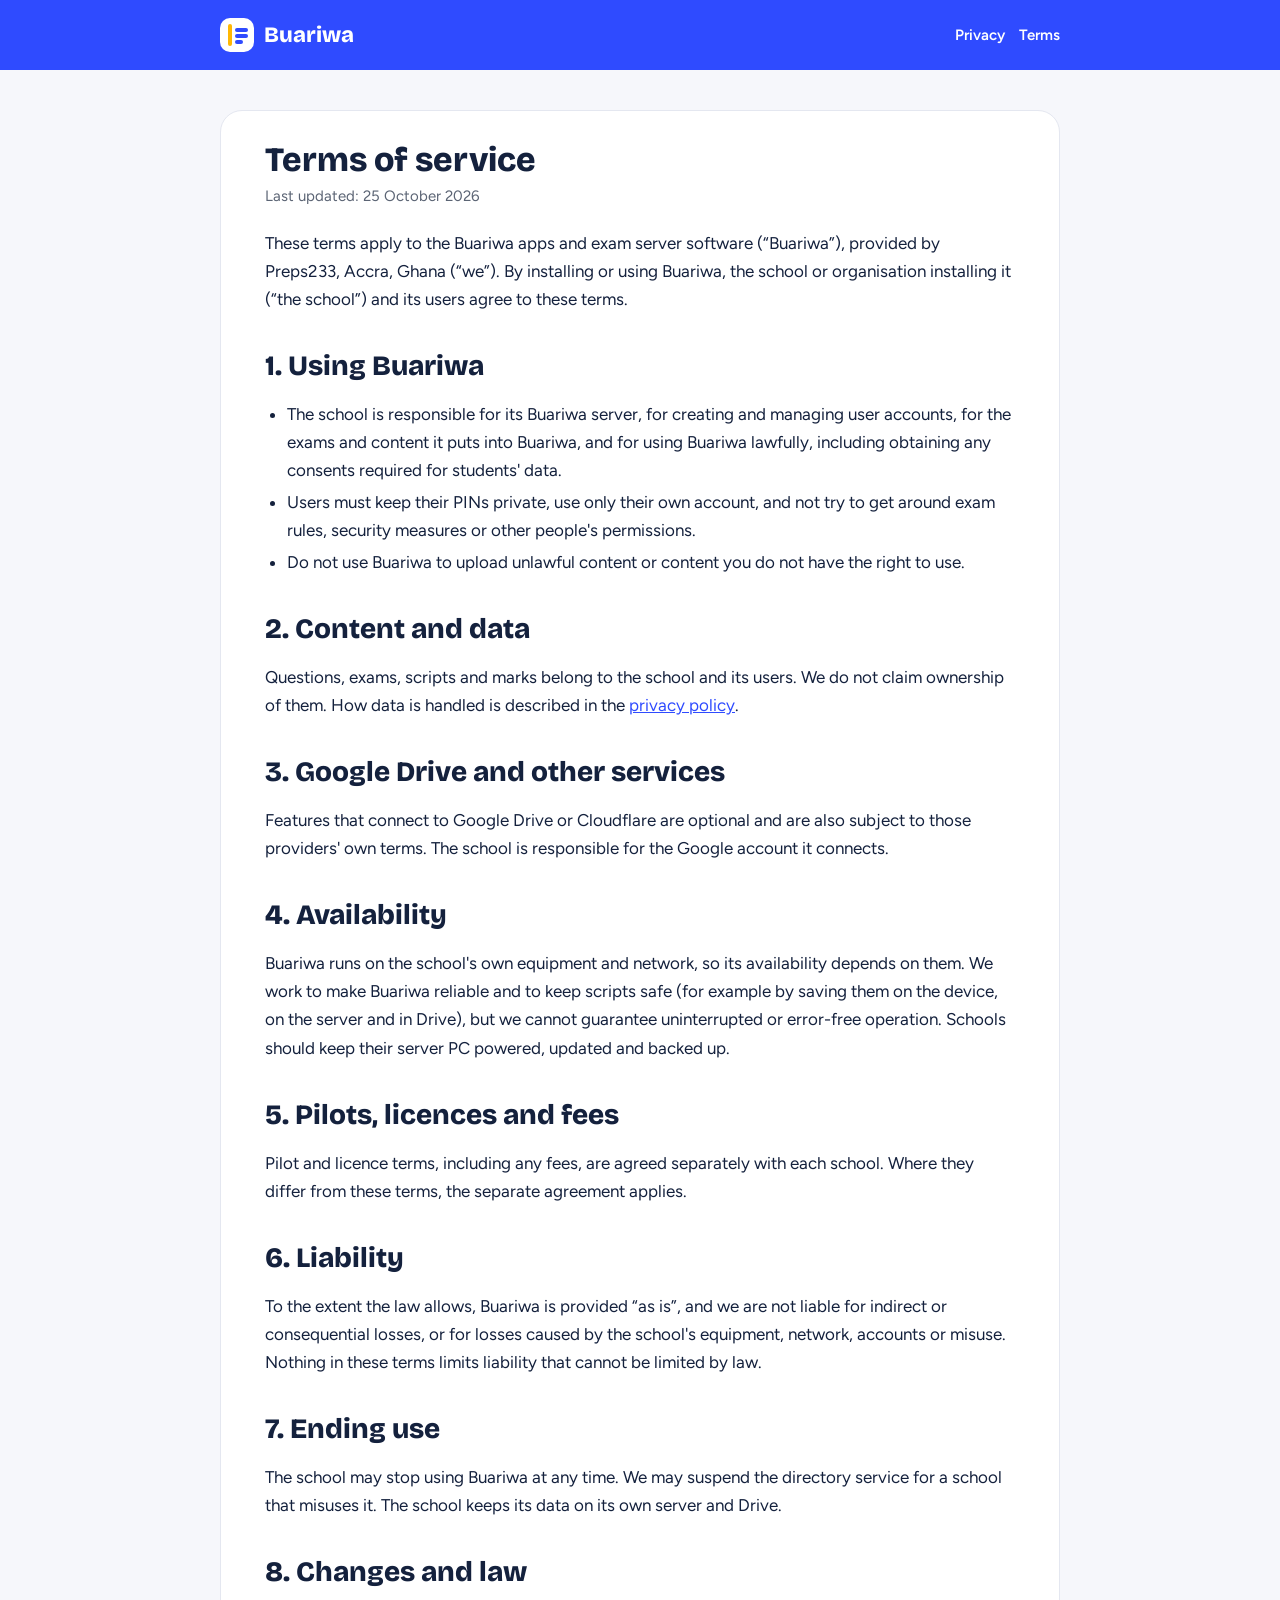
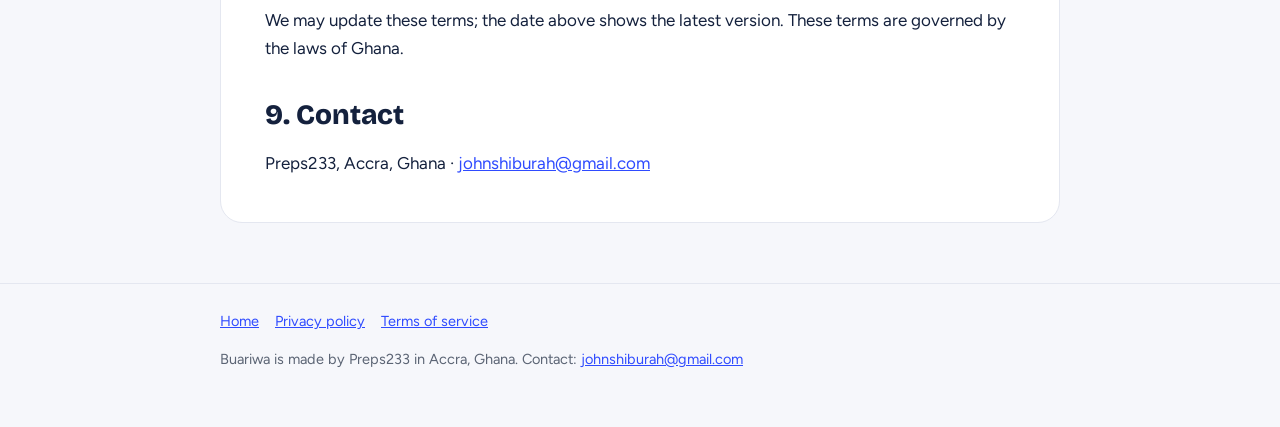
<file: buariwa/terms.html>
<!doctype html>
<html lang="en"><head><meta charset="utf-8"><meta name="viewport" content="width=device-width,initial-scale=1">
<title>Buariwa terms of service</title><meta name="description" content="The terms for using Buariwa.">
<link rel="preconnect" href="https://fonts.googleapis.com"><link rel="preconnect" href="https://fonts.gstatic.com" crossorigin>
<link href="https://fonts.googleapis.com/css2?family=Bricolage+Grotesque:wght@800&family=Figtree:wght@400;600;800&display=swap" rel="stylesheet">
<link rel="stylesheet" href="style.css"></head><body>
<header><div class="wrap"><nav>
<a class="brand" href="./"><span class="mark"><i style="left:8px;top:6px;bottom:6px;width:4px;background:#FFB703"></i><i style="left:15px;top:10px;height:4px;width:13px;background:#2F4BFF"></i><i style="left:15px;top:16px;height:4px;width:13px;background:#2F4BFF"></i><i style="left:15px;top:22px;height:4px;width:8px;background:#2F4BFF"></i></span>Buariwa</a>
<span class="sp"></span><a href="privacy.html">Privacy</a><a href="terms.html">Terms</a></nav></div></header>
<main><div class="wrap"><div class="doc">
<h1>Terms of service</h1>
<p class="meta">Last updated: 25 October 2026</p>
<p>These terms apply to the Buariwa apps and exam server software (“Buariwa”), provided by Preps233, Accra, Ghana (“we”). By installing or using Buariwa, the school or organisation installing it (“the school”) and its users agree to these terms.</p>

<h2>1. Using Buariwa</h2>
<ul>
<li>The school is responsible for its Buariwa server, for creating and managing user accounts, for the exams and content it puts into Buariwa, and for using Buariwa lawfully, including obtaining any consents required for students' data.</li>
<li>Users must keep their PINs private, use only their own account, and not try to get around exam rules, security measures or other people's permissions.</li>
<li>Do not use Buariwa to upload unlawful content or content you do not have the right to use.</li>
</ul>

<h2>2. Content and data</h2>
<p>Questions, exams, scripts and marks belong to the school and its users. We do not claim ownership of them. How data is handled is described in the <a href="privacy.html">privacy policy</a>.</p>

<h2>3. Google Drive and other services</h2>
<p>Features that connect to Google Drive or Cloudflare are optional and are also subject to those providers' own terms. The school is responsible for the Google account it connects.</p>

<h2>4. Availability</h2>
<p>Buariwa runs on the school's own equipment and network, so its availability depends on them. We work to make Buariwa reliable and to keep scripts safe (for example by saving them on the device, on the server and in Drive), but we cannot guarantee uninterrupted or error-free operation. Schools should keep their server PC powered, updated and backed up.</p>

<h2>5. Pilots, licences and fees</h2>
<p>Pilot and licence terms, including any fees, are agreed separately with each school. Where they differ from these terms, the separate agreement applies.</p>

<h2>6. Liability</h2>
<p>To the extent the law allows, Buariwa is provided “as is”, and we are not liable for indirect or consequential losses, or for losses caused by the school's equipment, network, accounts or misuse. Nothing in these terms limits liability that cannot be limited by law.</p>

<h2>7. Ending use</h2>
<p>The school may stop using Buariwa at any time. We may suspend the directory service for a school that misuses it. The school keeps its data on its own server and Drive.</p>

<h2>8. Changes and law</h2>
<p>We may update these terms; the date above shows the latest version. These terms are governed by the laws of Ghana.</p>

<h2>9. Contact</h2>
<p>Preps233, Accra, Ghana · <a href="mailto:johnshiburah@gmail.com">johnshiburah@gmail.com</a></p>
</div></div></main><footer><div class="wrap"><a href="./">Home</a><a href="privacy.html">Privacy policy</a><a href="terms.html">Terms of service</a>
<p>Buariwa is made by Preps233 in Accra, Ghana. Contact: <a href="mailto:johnshiburah@gmail.com">johnshiburah@gmail.com</a></p></div></footer></body></html>
</file>
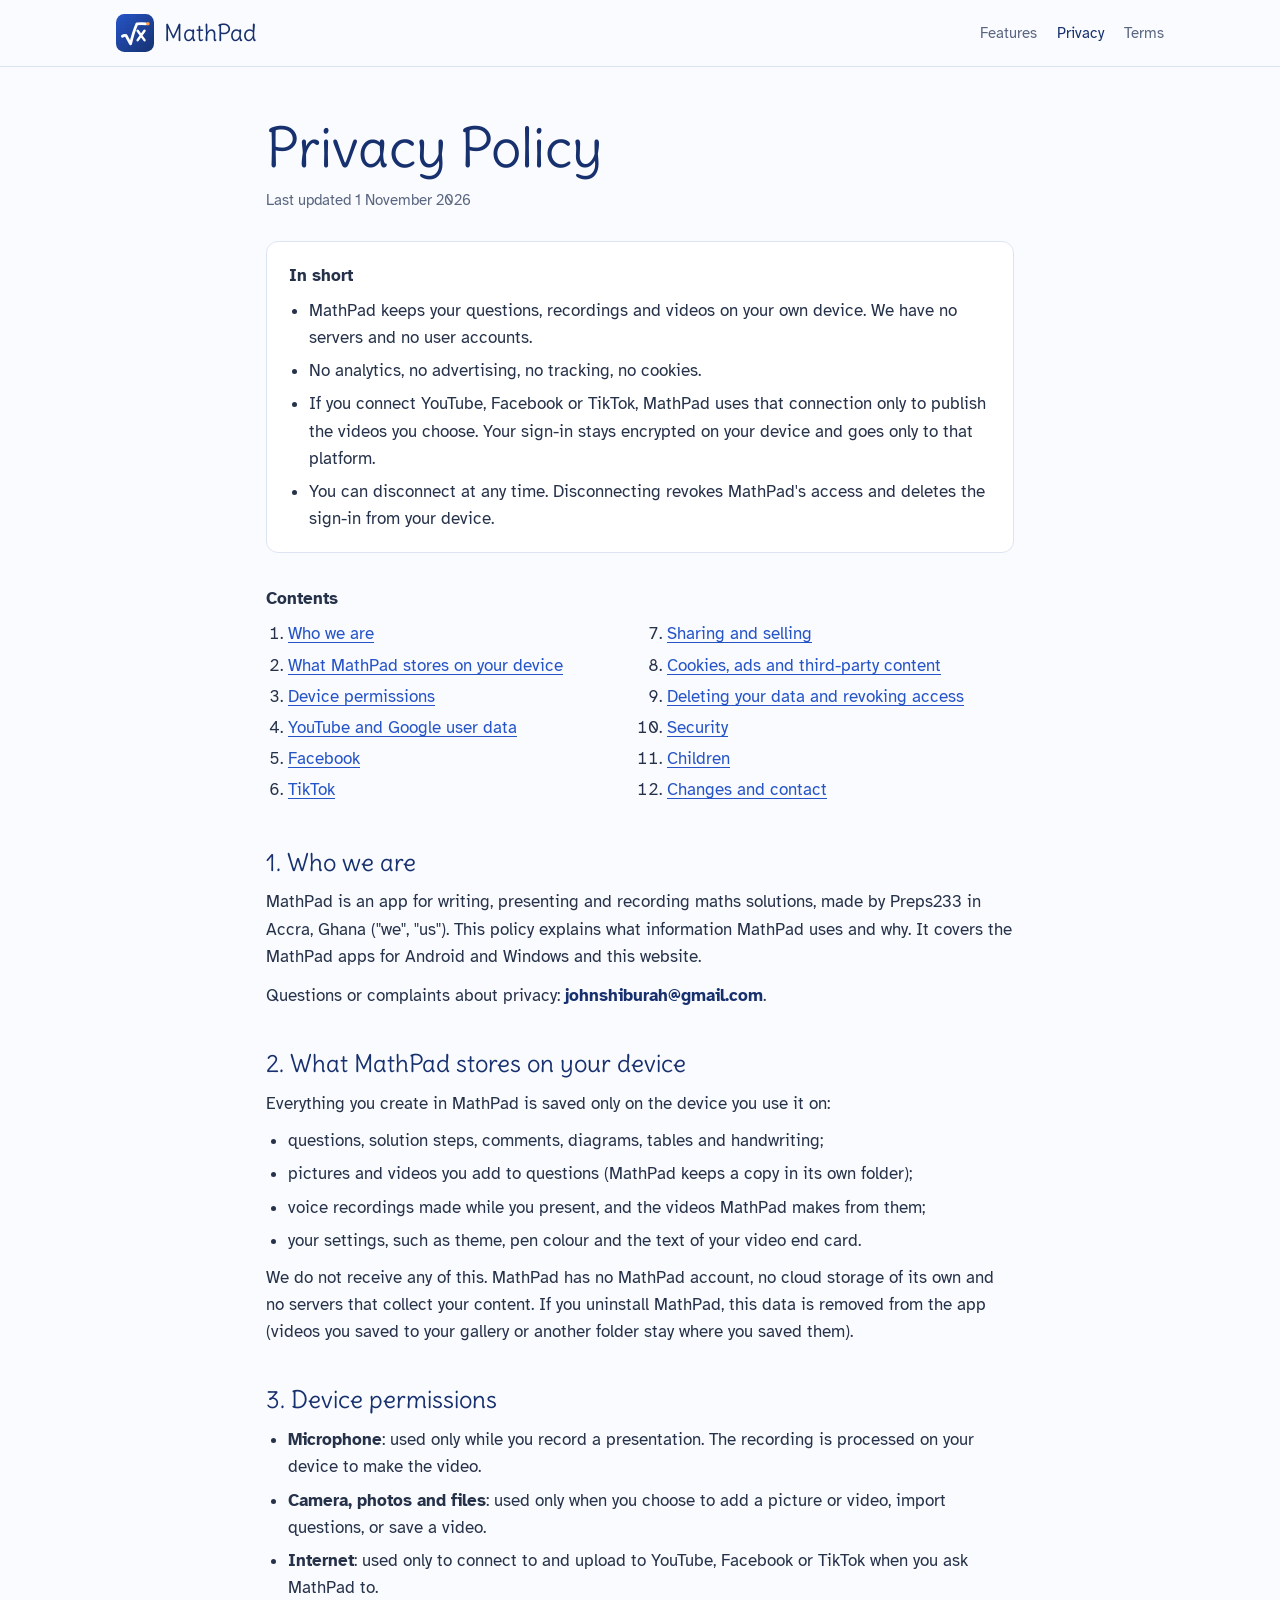
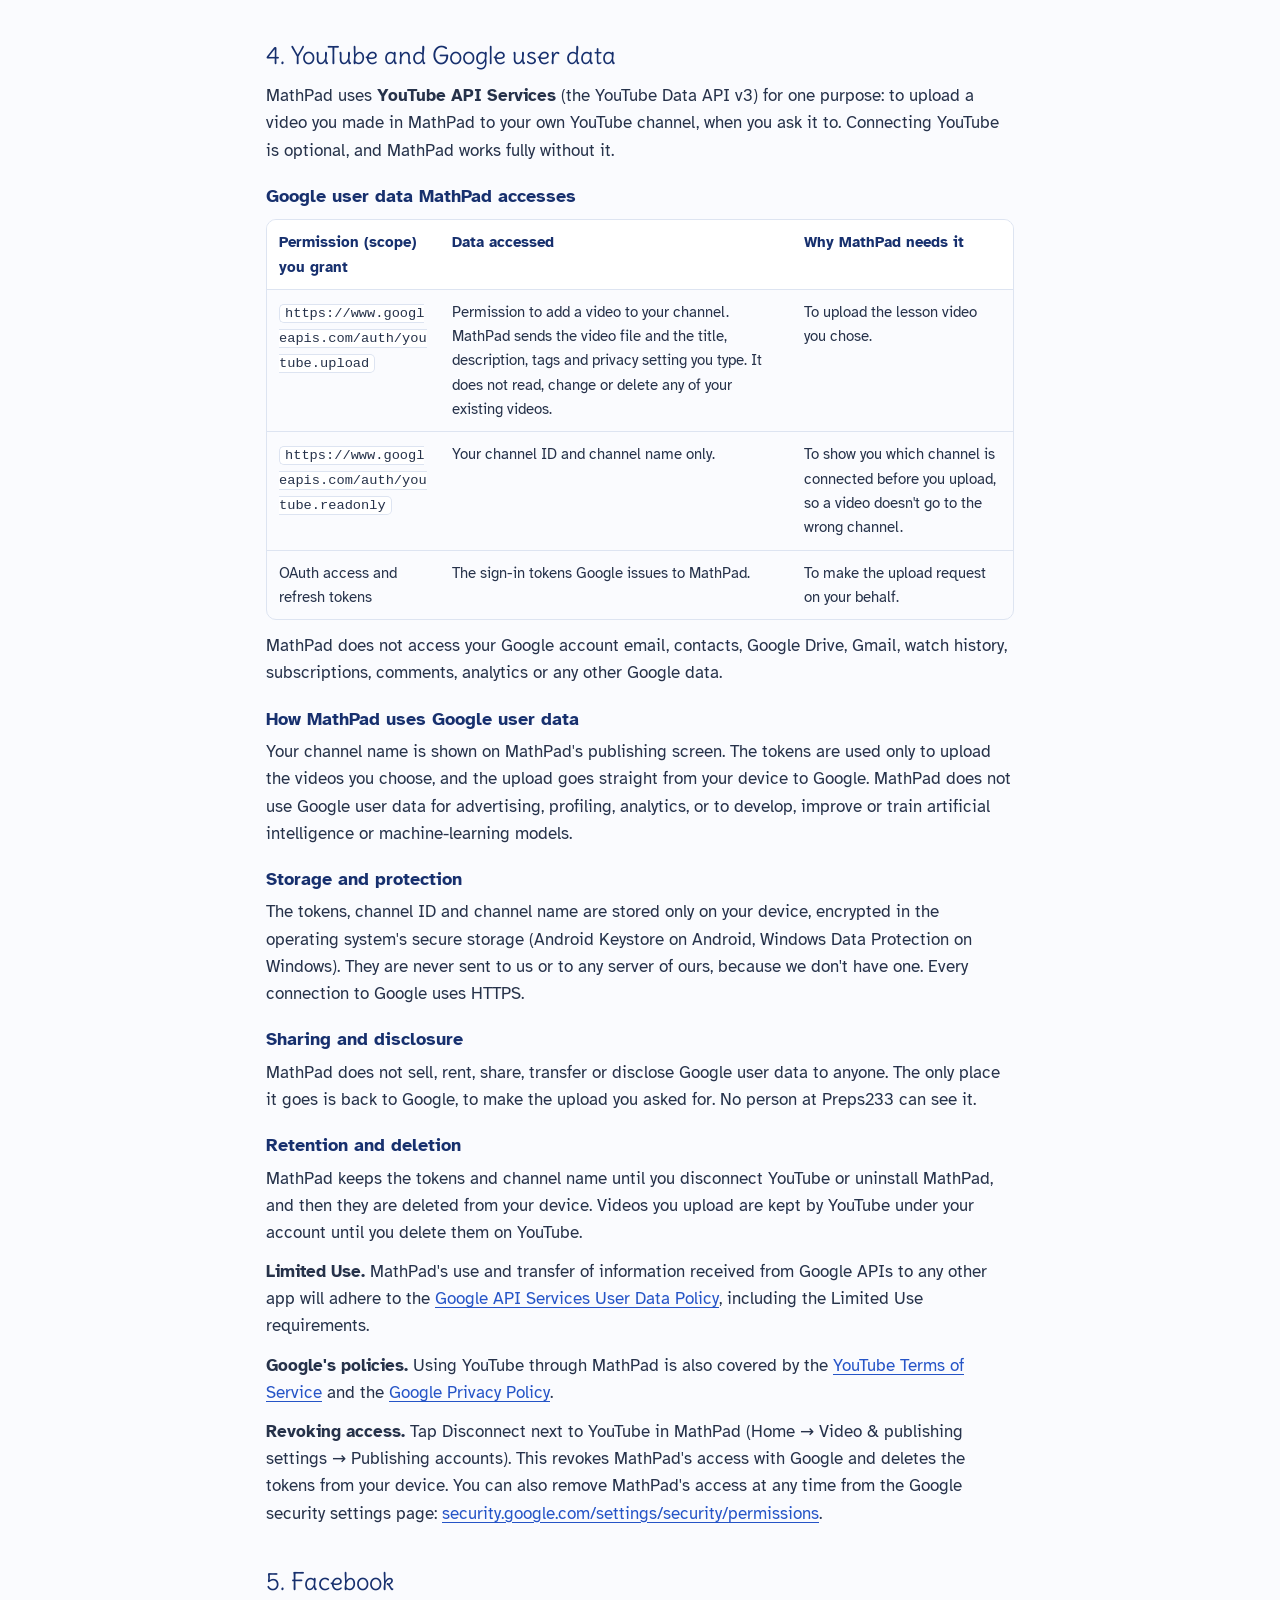
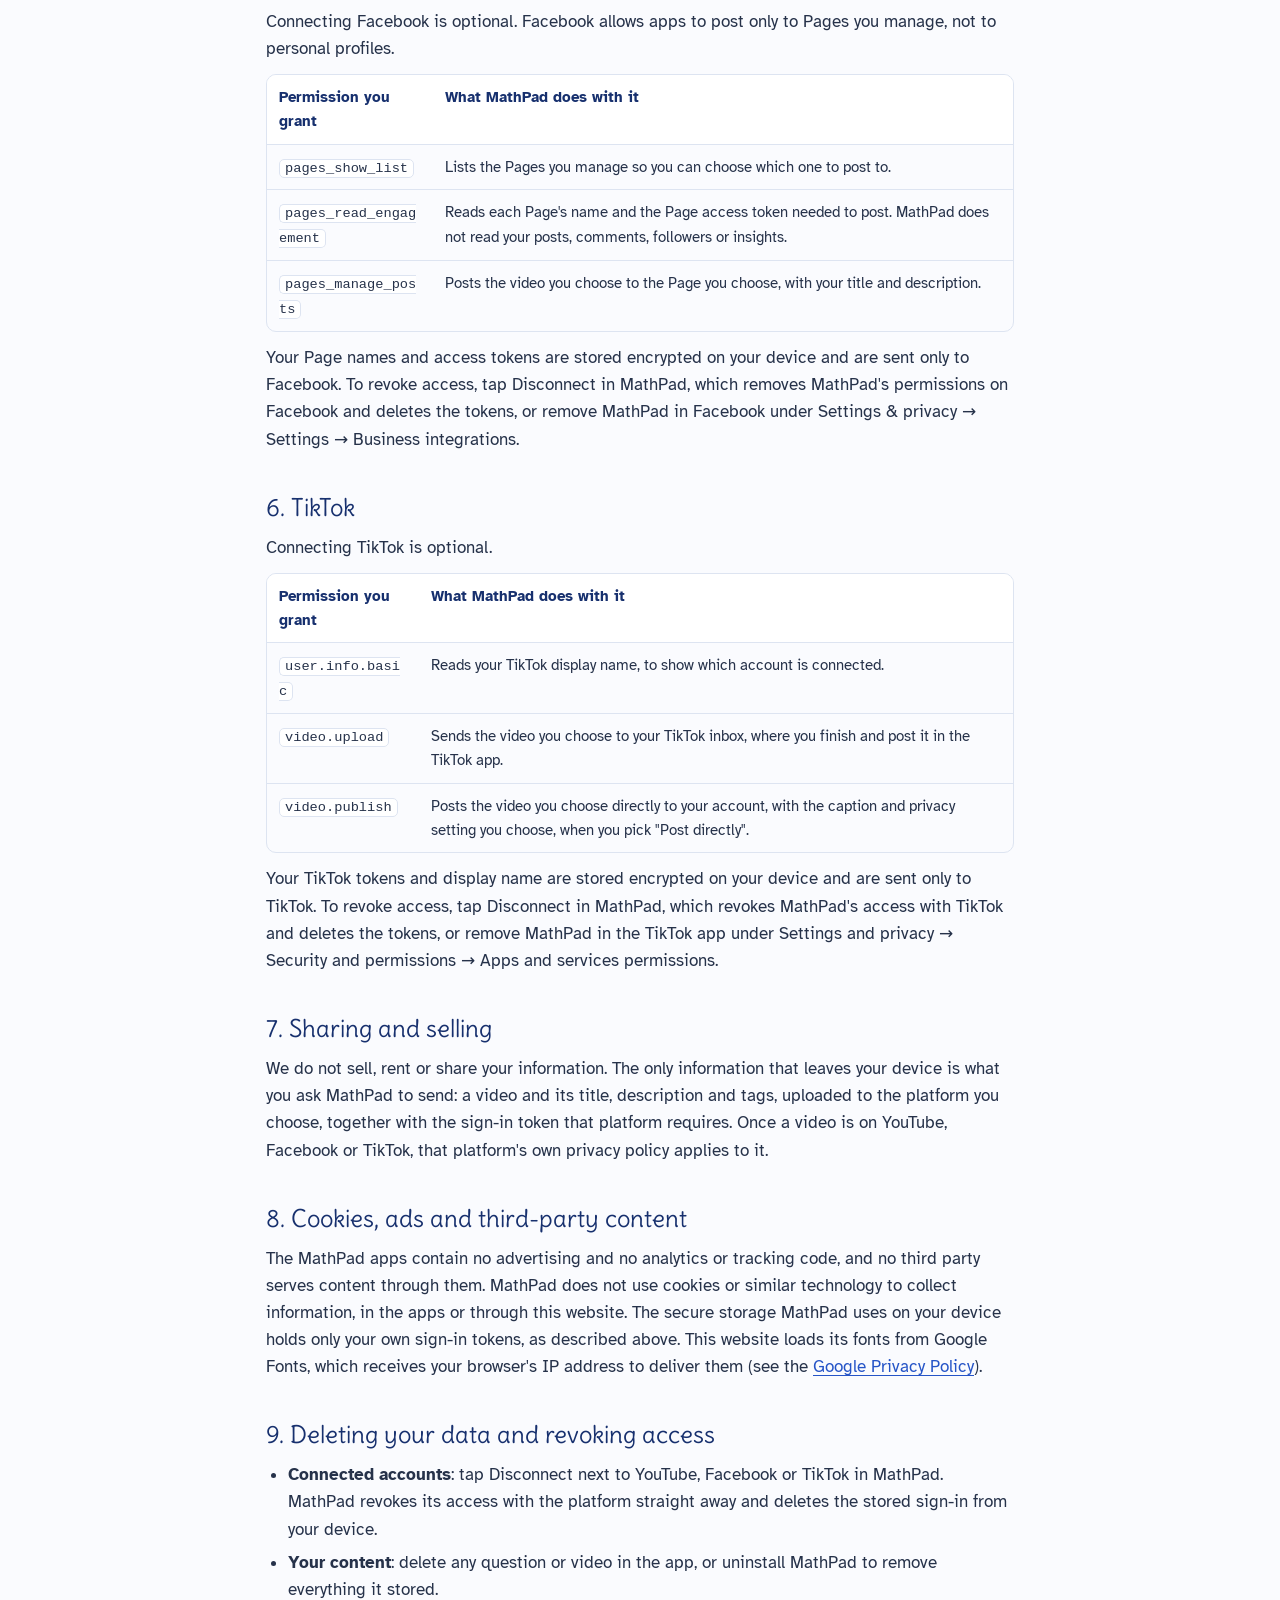
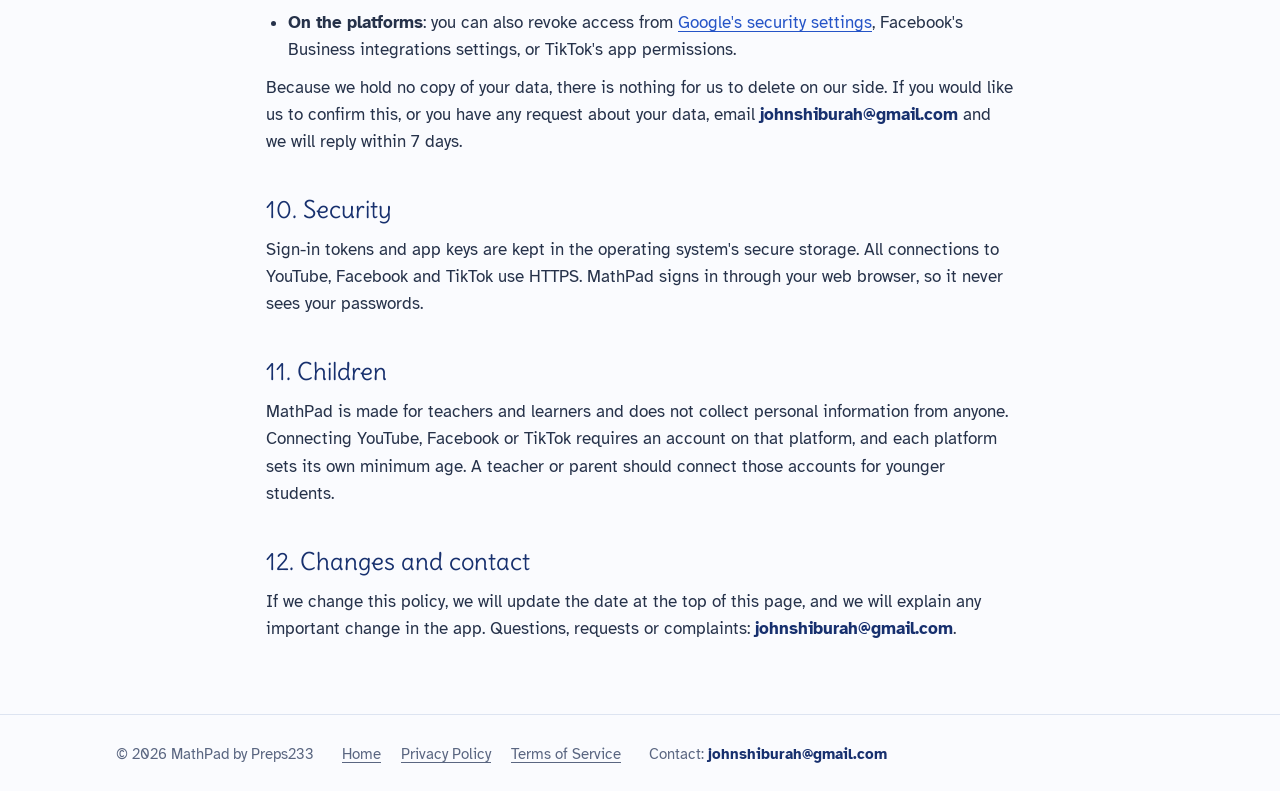
<file: mathpad/privacy.html>
<!doctype html>
<html lang="en">
<head>
<meta charset="utf-8">
<meta name="viewport" content="width=device-width, initial-scale=1, viewport-fit=cover">
<title>MathPad Privacy Policy</title>
<meta name="description" content="How MathPad handles your information, including YouTube, Facebook and TikTok data.">
<link rel="icon" href="assets/logo.svg" type="image/svg+xml">
<link rel="preconnect" href="https://fonts.googleapis.com"><link rel="preconnect" href="https://fonts.gstatic.com" crossorigin><link rel="stylesheet" href="https://fonts.googleapis.com/css2?family=Atkinson+Hyperlegible:ital,wght@0,400;0,700;1,400&family=Delius&display=swap">
<link rel="stylesheet" href="site.css">
</head>
<body>
<header class="top"><div class="wrap">
  <a class="brand" href="index.html"><img src="assets/logo.svg" alt="" width="38" height="38">MathPad</a>
  <nav aria-label="Main"><a href="index.html#features">Features</a><a href="privacy.html" aria-current="page">Privacy</a><a href="terms.html">Terms</a></nav>
</div></header>
<main class="doc"><div class="wrap">
<header>
  <h1>Privacy Policy</h1>
  <p class="updated">Last updated 1 November 2026</p>
</header>

<div class="summary">
  <strong>In short</strong>
  <ul>
    <li>MathPad keeps your questions, recordings and videos on your own device. We have no servers and no user accounts.</li>
    <li>No analytics, no advertising, no tracking, no cookies.</li>
    <li>If you connect YouTube, Facebook or TikTok, MathPad uses that connection only to publish the videos you choose. Your sign-in stays encrypted on your device and goes only to that platform.</li>
    <li>You can disconnect at any time. Disconnecting revokes MathPad's access and deletes the sign-in from your device.</li>
  </ul>
</div>

<nav class="toc" aria-label="Contents"><strong>Contents</strong><ol>
  <li><a href="#who">Who we are</a></li>
  <li><a href="#on-device">What MathPad stores on your device</a></li>
  <li><a href="#permissions">Device permissions</a></li>
  <li><a href="#youtube">YouTube and Google user data</a></li>
  <li><a href="#facebook">Facebook</a></li>
  <li><a href="#tiktok">TikTok</a></li>
  <li><a href="#sharing">Sharing and selling</a></li>
  <li><a href="#cookies">Cookies, ads and third-party content</a></li>
  <li><a href="#data-deletion">Deleting your data and revoking access</a></li>
  <li><a href="#security">Security</a></li>
  <li><a href="#children">Children</a></li>
  <li><a href="#changes">Changes and contact</a></li>
</ol></nav>

<h2 id="who">1. Who we are</h2>
<p>MathPad is an app for writing, presenting and recording maths solutions, made by Preps233 in Accra, Ghana ("we", "us"). This policy explains what information MathPad uses and why. It covers the MathPad apps for Android and Windows and this website.</p>
<p>Questions or complaints about privacy: <span class="email">johnshiburah@gmail.com</span>.</p>

<h2 id="on-device">2. What MathPad stores on your device</h2>
<p>Everything you create in MathPad is saved only on the device you use it on:</p>
<ul>
  <li>questions, solution steps, comments, diagrams, tables and handwriting;</li>
  <li>pictures and videos you add to questions (MathPad keeps a copy in its own folder);</li>
  <li>voice recordings made while you present, and the videos MathPad makes from them;</li>
  <li>your settings, such as theme, pen colour and the text of your video end card.</li>
</ul>
<p>We do not receive any of this. MathPad has no MathPad account, no cloud storage of its own and no servers that collect your content. If you uninstall MathPad, this data is removed from the app (videos you saved to your gallery or another folder stay where you saved them).</p>

<h2 id="permissions">3. Device permissions</h2>
<ul>
  <li><strong>Microphone</strong>: used only while you record a presentation. The recording is processed on your device to make the video.</li>
  <li><strong>Camera, photos and files</strong>: used only when you choose to add a picture or video, import questions, or save a video.</li>
  <li><strong>Internet</strong>: used only to connect to and upload to YouTube, Facebook or TikTok when you ask MathPad to.</li>
</ul>

<h2 id="youtube">4. YouTube and Google user data</h2>
<p>MathPad uses <strong>YouTube API Services</strong> (the YouTube Data API v3) for one purpose: to upload a video you made in MathPad to your own YouTube channel, when you ask it to. Connecting YouTube is optional, and MathPad works fully without it.</p>

<h3>Google user data MathPad accesses</h3>
<div class="table-wrap"><table>
  <thead><tr><th>Permission (scope) you grant</th><th>Data accessed</th><th>Why MathPad needs it</th></tr></thead>
  <tbody>
    <tr><td><code>https://www.googleapis.com/auth/youtube.upload</code></td><td>Permission to add a video to your channel. MathPad sends the video file and the title, description, tags and privacy setting you type. It does not read, change or delete any of your existing videos.</td><td>To upload the lesson video you chose.</td></tr>
    <tr><td><code>https://www.googleapis.com/auth/youtube.readonly</code></td><td>Your channel ID and channel name only.</td><td>To show you which channel is connected before you upload, so a video doesn't go to the wrong channel.</td></tr>
    <tr><td>OAuth access and refresh tokens</td><td>The sign-in tokens Google issues to MathPad.</td><td>To make the upload request on your behalf.</td></tr>
  </tbody>
</table></div>
<p>MathPad does not access your Google account email, contacts, Google Drive, Gmail, watch history, subscriptions, comments, analytics or any other Google data.</p>

<h3>How MathPad uses Google user data</h3>
<p>Your channel name is shown on MathPad's publishing screen. The tokens are used only to upload the videos you choose, and the upload goes straight from your device to Google. MathPad does not use Google user data for advertising, profiling, analytics, or to develop, improve or train artificial intelligence or machine-learning models.</p>

<h3>Storage and protection</h3>
<p>The tokens, channel ID and channel name are stored only on your device, encrypted in the operating system's secure storage (Android Keystore on Android, Windows Data Protection on Windows). They are never sent to us or to any server of ours, because we don't have one. Every connection to Google uses HTTPS.</p>

<h3>Sharing and disclosure</h3>
<p>MathPad does not sell, rent, share, transfer or disclose Google user data to anyone. The only place it goes is back to Google, to make the upload you asked for. No person at Preps233 can see it.</p>

<h3>Retention and deletion</h3>
<p>MathPad keeps the tokens and channel name until you disconnect YouTube or uninstall MathPad, and then they are deleted from your device. Videos you upload are kept by YouTube under your account until you delete them on YouTube.</p>

<p><strong>Limited Use.</strong> MathPad's use and transfer of information received from Google APIs to any other app will adhere to the <a href="https://developers.google.com/terms/api-services-user-data-policy">Google API Services User Data Policy</a>, including the Limited Use requirements.</p>
<p><strong>Google's policies.</strong> Using YouTube through MathPad is also covered by the <a href="https://www.youtube.com/t/terms">YouTube Terms of Service</a> and the <a href="http://www.google.com/policies/privacy">Google Privacy Policy</a>.</p>
<p><strong>Revoking access.</strong> Tap Disconnect next to YouTube in MathPad (Home → Video &amp; publishing settings → Publishing accounts). This revokes MathPad's access with Google and deletes the tokens from your device. You can also remove MathPad's access at any time from the Google security settings page: <a href="https://security.google.com/settings/security/permissions">security.google.com/settings/security/permissions</a>.</p>

<h2 id="facebook">5. Facebook</h2>
<p>Connecting Facebook is optional. Facebook allows apps to post only to Pages you manage, not to personal profiles.</p>
<div class="table-wrap"><table>
  <thead><tr><th>Permission you grant</th><th>What MathPad does with it</th></tr></thead>
  <tbody>
    <tr><td><code>pages_show_list</code></td><td>Lists the Pages you manage so you can choose which one to post to.</td></tr>
    <tr><td><code>pages_read_engagement</code></td><td>Reads each Page's name and the Page access token needed to post. MathPad does not read your posts, comments, followers or insights.</td></tr>
    <tr><td><code>pages_manage_posts</code></td><td>Posts the video you choose to the Page you choose, with your title and description.</td></tr>
  </tbody>
</table></div>
<p>Your Page names and access tokens are stored encrypted on your device and are sent only to Facebook. To revoke access, tap Disconnect in MathPad, which removes MathPad's permissions on Facebook and deletes the tokens, or remove MathPad in Facebook under Settings &amp; privacy → Settings → Business integrations.</p>

<h2 id="tiktok">6. TikTok</h2>
<p>Connecting TikTok is optional.</p>
<div class="table-wrap"><table>
  <thead><tr><th>Permission you grant</th><th>What MathPad does with it</th></tr></thead>
  <tbody>
    <tr><td><code>user.info.basic</code></td><td>Reads your TikTok display name, to show which account is connected.</td></tr>
    <tr><td><code>video.upload</code></td><td>Sends the video you choose to your TikTok inbox, where you finish and post it in the TikTok app.</td></tr>
    <tr><td><code>video.publish</code></td><td>Posts the video you choose directly to your account, with the caption and privacy setting you choose, when you pick "Post directly".</td></tr>
  </tbody>
</table></div>
<p>Your TikTok tokens and display name are stored encrypted on your device and are sent only to TikTok. To revoke access, tap Disconnect in MathPad, which revokes MathPad's access with TikTok and deletes the tokens, or remove MathPad in the TikTok app under Settings and privacy → Security and permissions → Apps and services permissions.</p>

<h2 id="sharing">7. Sharing and selling</h2>
<p>We do not sell, rent or share your information. The only information that leaves your device is what you ask MathPad to send: a video and its title, description and tags, uploaded to the platform you choose, together with the sign-in token that platform requires. Once a video is on YouTube, Facebook or TikTok, that platform's own privacy policy applies to it.</p>

<h2 id="cookies">8. Cookies, ads and third-party content</h2>
<p>The MathPad apps contain no advertising and no analytics or tracking code, and no third party serves content through them. MathPad does not use cookies or similar technology to collect information, in the apps or through this website. The secure storage MathPad uses on your device holds only your own sign-in tokens, as described above. This website loads its fonts from Google Fonts, which receives your browser's IP address to deliver them (see the <a href="http://www.google.com/policies/privacy">Google Privacy Policy</a>).</p>

<h2 id="data-deletion">9. Deleting your data and revoking access</h2>
<ul>
  <li><strong>Connected accounts</strong>: tap Disconnect next to YouTube, Facebook or TikTok in MathPad. MathPad revokes its access with the platform straight away and deletes the stored sign-in from your device.</li>
  <li><strong>Your content</strong>: delete any question or video in the app, or uninstall MathPad to remove everything it stored.</li>
  <li><strong>On the platforms</strong>: you can also revoke access from <a href="https://security.google.com/settings/security/permissions">Google's security settings</a>, Facebook's Business integrations settings, or TikTok's app permissions.</li>
</ul>
<p>Because we hold no copy of your data, there is nothing for us to delete on our side. If you would like us to confirm this, or you have any request about your data, email <span class="email">johnshiburah@gmail.com</span> and we will reply within 7 days.</p>

<h2 id="security">10. Security</h2>
<p>Sign-in tokens and app keys are kept in the operating system's secure storage. All connections to YouTube, Facebook and TikTok use HTTPS. MathPad signs in through your web browser, so it never sees your passwords.</p>

<h2 id="children">11. Children</h2>
<p>MathPad is made for teachers and learners and does not collect personal information from anyone. Connecting YouTube, Facebook or TikTok requires an account on that platform, and each platform sets its own minimum age. A teacher or parent should connect those accounts for younger students.</p>

<h2 id="changes">12. Changes and contact</h2>
<p>If we change this policy, we will update the date at the top of this page, and we will explain any important change in the app. Questions, requests or complaints: <span class="email">johnshiburah@gmail.com</span>.</p>
</div></main>
<footer><div class="wrap">
  <span>© 2026 MathPad by Preps233</span>
  <nav aria-label="Legal"><a href="index.html">Home</a><a href="privacy.html">Privacy Policy</a><a href="terms.html">Terms of Service</a></nav>
  <span>Contact: <span class="email">johnshiburah@gmail.com</span></span>
</div></footer>
</body>
</html>
</file>
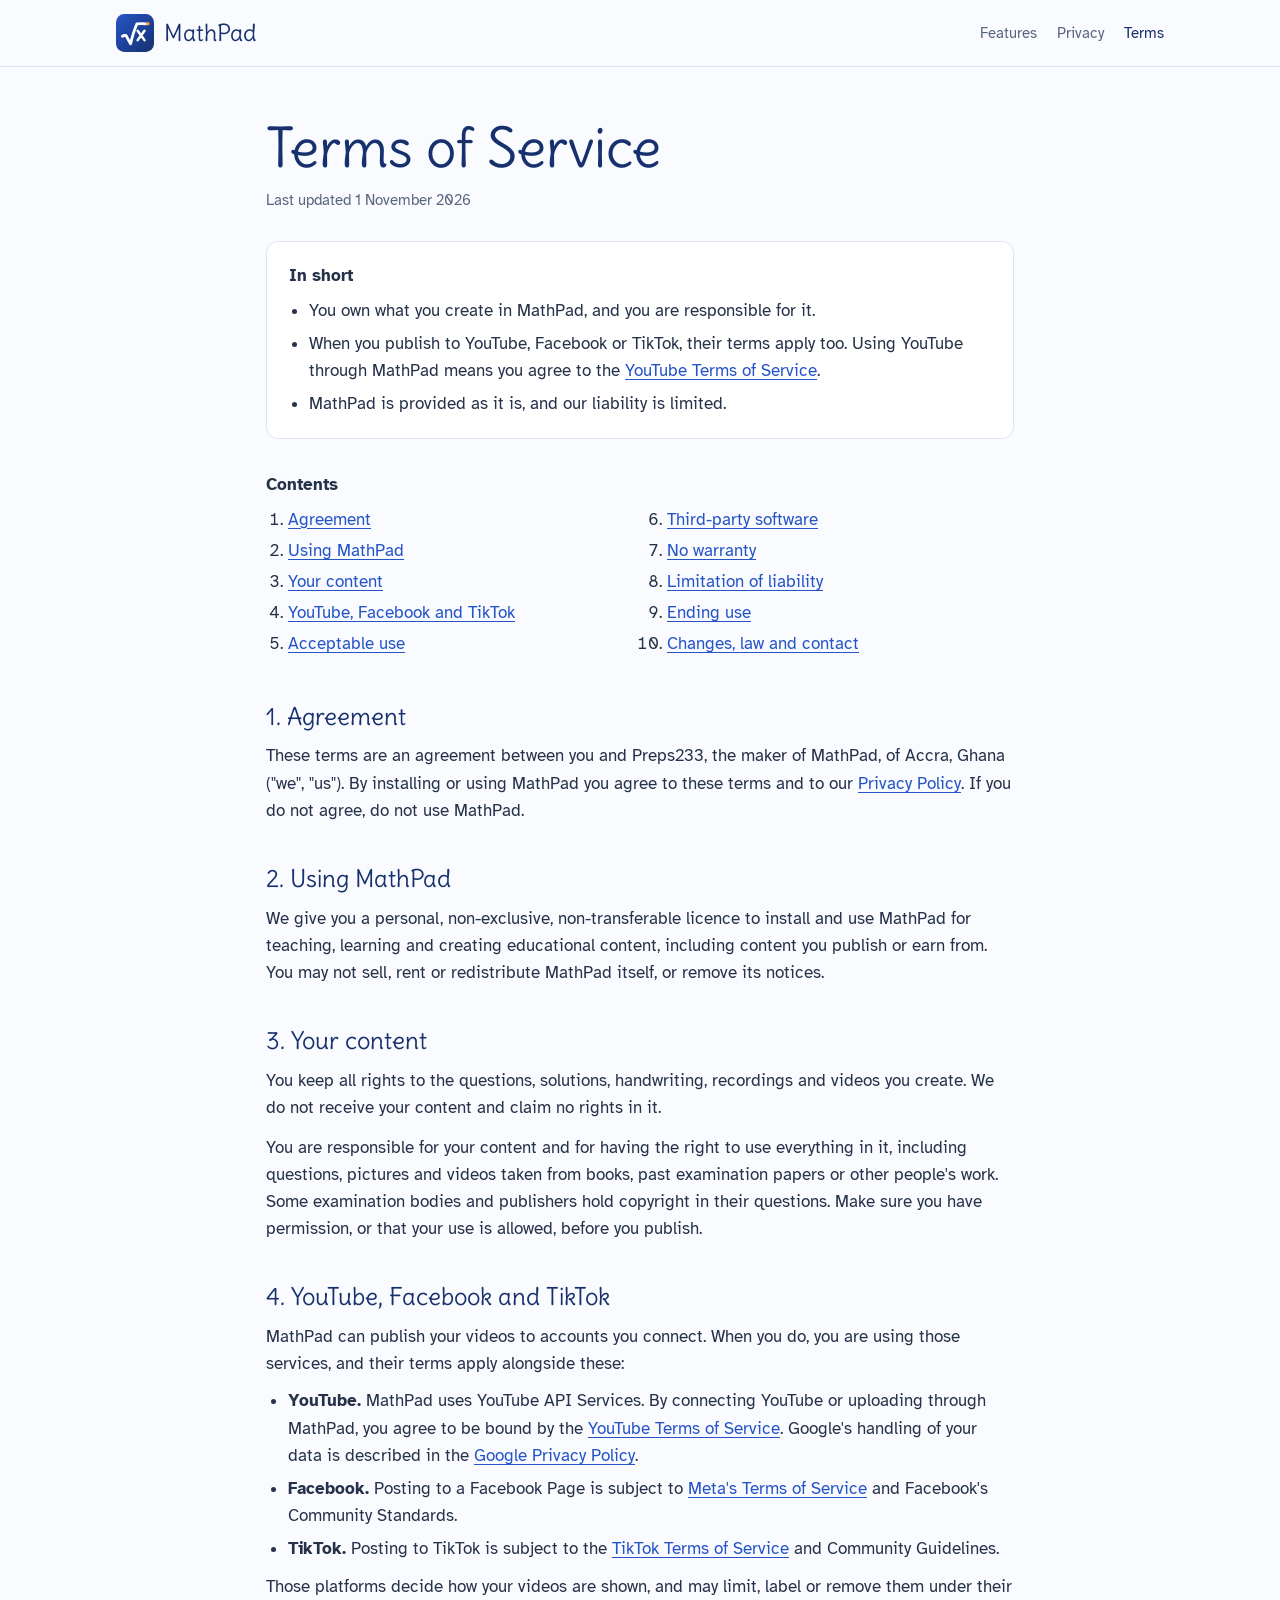
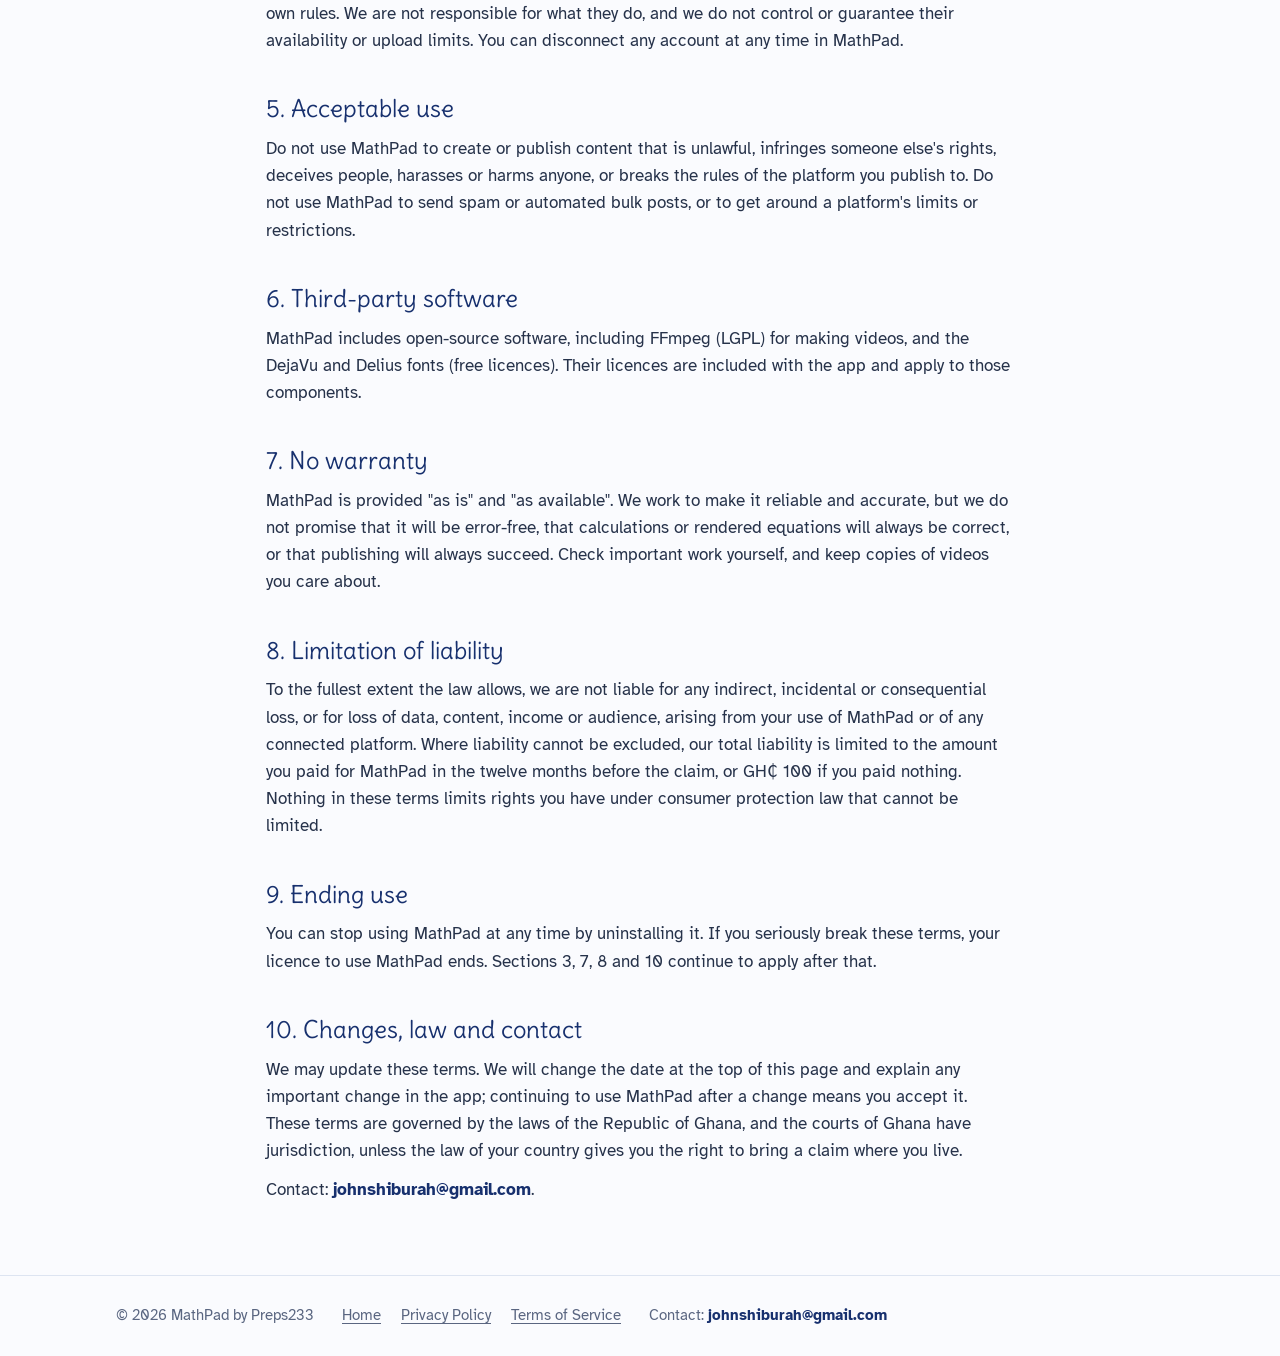
<file: mathpad/terms.html>
<!doctype html>
<html lang="en">
<head>
<meta charset="utf-8">
<meta name="viewport" content="width=device-width, initial-scale=1, viewport-fit=cover">
<title>MathPad Terms of Service</title>
<meta name="description" content="The terms for using MathPad.">
<link rel="icon" href="assets/logo.svg" type="image/svg+xml">
<link rel="preconnect" href="https://fonts.googleapis.com"><link rel="preconnect" href="https://fonts.gstatic.com" crossorigin><link rel="stylesheet" href="https://fonts.googleapis.com/css2?family=Atkinson+Hyperlegible:ital,wght@0,400;0,700;1,400&family=Delius&display=swap">
<link rel="stylesheet" href="site.css">
</head>
<body>
<header class="top"><div class="wrap">
  <a class="brand" href="index.html"><img src="assets/logo.svg" alt="" width="38" height="38">MathPad</a>
  <nav aria-label="Main"><a href="index.html#features">Features</a><a href="privacy.html">Privacy</a><a href="terms.html" aria-current="page">Terms</a></nav>
</div></header>
<main class="doc"><div class="wrap">
<header>
  <h1>Terms of Service</h1>
  <p class="updated">Last updated 1 November 2026</p>
</header>

<div class="summary">
  <strong>In short</strong>
  <ul>
    <li>You own what you create in MathPad, and you are responsible for it.</li>
    <li>When you publish to YouTube, Facebook or TikTok, their terms apply too. Using YouTube through MathPad means you agree to the <a href="https://www.youtube.com/t/terms">YouTube Terms of Service</a>.</li>
    <li>MathPad is provided as it is, and our liability is limited.</li>
  </ul>
</div>

<nav class="toc" aria-label="Contents"><strong>Contents</strong><ol>
  <li><a href="#agreement">Agreement</a></li>
  <li><a href="#licence">Using MathPad</a></li>
  <li><a href="#content">Your content</a></li>
  <li><a href="#platforms">YouTube, Facebook and TikTok</a></li>
  <li><a href="#acceptable-use">Acceptable use</a></li>
  <li><a href="#third-party">Third-party software</a></li>
  <li><a href="#warranty">No warranty</a></li>
  <li><a href="#liability">Limitation of liability</a></li>
  <li><a href="#ending">Ending use</a></li>
  <li><a href="#law">Changes, law and contact</a></li>
</ol></nav>

<h2 id="agreement">1. Agreement</h2>
<p>These terms are an agreement between you and Preps233, the maker of MathPad, of Accra, Ghana ("we", "us"). By installing or using MathPad you agree to these terms and to our <a href="privacy.html">Privacy Policy</a>. If you do not agree, do not use MathPad.</p>

<h2 id="licence">2. Using MathPad</h2>
<p>We give you a personal, non-exclusive, non-transferable licence to install and use MathPad for teaching, learning and creating educational content, including content you publish or earn from. You may not sell, rent or redistribute MathPad itself, or remove its notices.</p>

<h2 id="content">3. Your content</h2>
<p>You keep all rights to the questions, solutions, handwriting, recordings and videos you create. We do not receive your content and claim no rights in it.</p>
<p>You are responsible for your content and for having the right to use everything in it, including questions, pictures and videos taken from books, past examination papers or other people's work. Some examination bodies and publishers hold copyright in their questions. Make sure you have permission, or that your use is allowed, before you publish.</p>

<h2 id="platforms">4. YouTube, Facebook and TikTok</h2>
<p>MathPad can publish your videos to accounts you connect. When you do, you are using those services, and their terms apply alongside these:</p>
<ul>
  <li><strong>YouTube.</strong> MathPad uses YouTube API Services. By connecting YouTube or uploading through MathPad, you agree to be bound by the <a href="https://www.youtube.com/t/terms">YouTube Terms of Service</a>. Google's handling of your data is described in the <a href="http://www.google.com/policies/privacy">Google Privacy Policy</a>.</li>
  <li><strong>Facebook.</strong> Posting to a Facebook Page is subject to <a href="https://www.facebook.com/terms.php">Meta's Terms of Service</a> and Facebook's Community Standards.</li>
  <li><strong>TikTok.</strong> Posting to TikTok is subject to the <a href="https://www.tiktok.com/legal/terms-of-service">TikTok Terms of Service</a> and Community Guidelines.</li>
</ul>
<p>Those platforms decide how your videos are shown, and may limit, label or remove them under their own rules. We are not responsible for what they do, and we do not control or guarantee their availability or upload limits. You can disconnect any account at any time in MathPad.</p>

<h2 id="acceptable-use">5. Acceptable use</h2>
<p>Do not use MathPad to create or publish content that is unlawful, infringes someone else's rights, deceives people, harasses or harms anyone, or breaks the rules of the platform you publish to. Do not use MathPad to send spam or automated bulk posts, or to get around a platform's limits or restrictions.</p>

<h2 id="third-party">6. Third-party software</h2>
<p>MathPad includes open-source software, including FFmpeg (LGPL) for making videos, and the DejaVu and Delius fonts (free licences). Their licences are included with the app and apply to those components.</p>

<h2 id="warranty">7. No warranty</h2>
<p>MathPad is provided "as is" and "as available". We work to make it reliable and accurate, but we do not promise that it will be error-free, that calculations or rendered equations will always be correct, or that publishing will always succeed. Check important work yourself, and keep copies of videos you care about.</p>

<h2 id="liability">8. Limitation of liability</h2>
<p>To the fullest extent the law allows, we are not liable for any indirect, incidental or consequential loss, or for loss of data, content, income or audience, arising from your use of MathPad or of any connected platform. Where liability cannot be excluded, our total liability is limited to the amount you paid for MathPad in the twelve months before the claim, or GH₵ 100 if you paid nothing. Nothing in these terms limits rights you have under consumer protection law that cannot be limited.</p>

<h2 id="ending">9. Ending use</h2>
<p>You can stop using MathPad at any time by uninstalling it. If you seriously break these terms, your licence to use MathPad ends. Sections 3, 7, 8 and 10 continue to apply after that.</p>

<h2 id="law">10. Changes, law and contact</h2>
<p>We may update these terms. We will change the date at the top of this page and explain any important change in the app; continuing to use MathPad after a change means you accept it. These terms are governed by the laws of the Republic of Ghana, and the courts of Ghana have jurisdiction, unless the law of your country gives you the right to bring a claim where you live.</p>
<p>Contact: <span class="email">johnshiburah@gmail.com</span>.</p>
</div></main>
<footer><div class="wrap">
  <span>© 2026 MathPad by Preps233</span>
  <nav aria-label="Legal"><a href="index.html">Home</a><a href="privacy.html">Privacy Policy</a><a href="terms.html">Terms of Service</a></nav>
  <span>Contact: <span class="email">johnshiburah@gmail.com</span></span>
</div></footer>
</body>
</html>
</file>
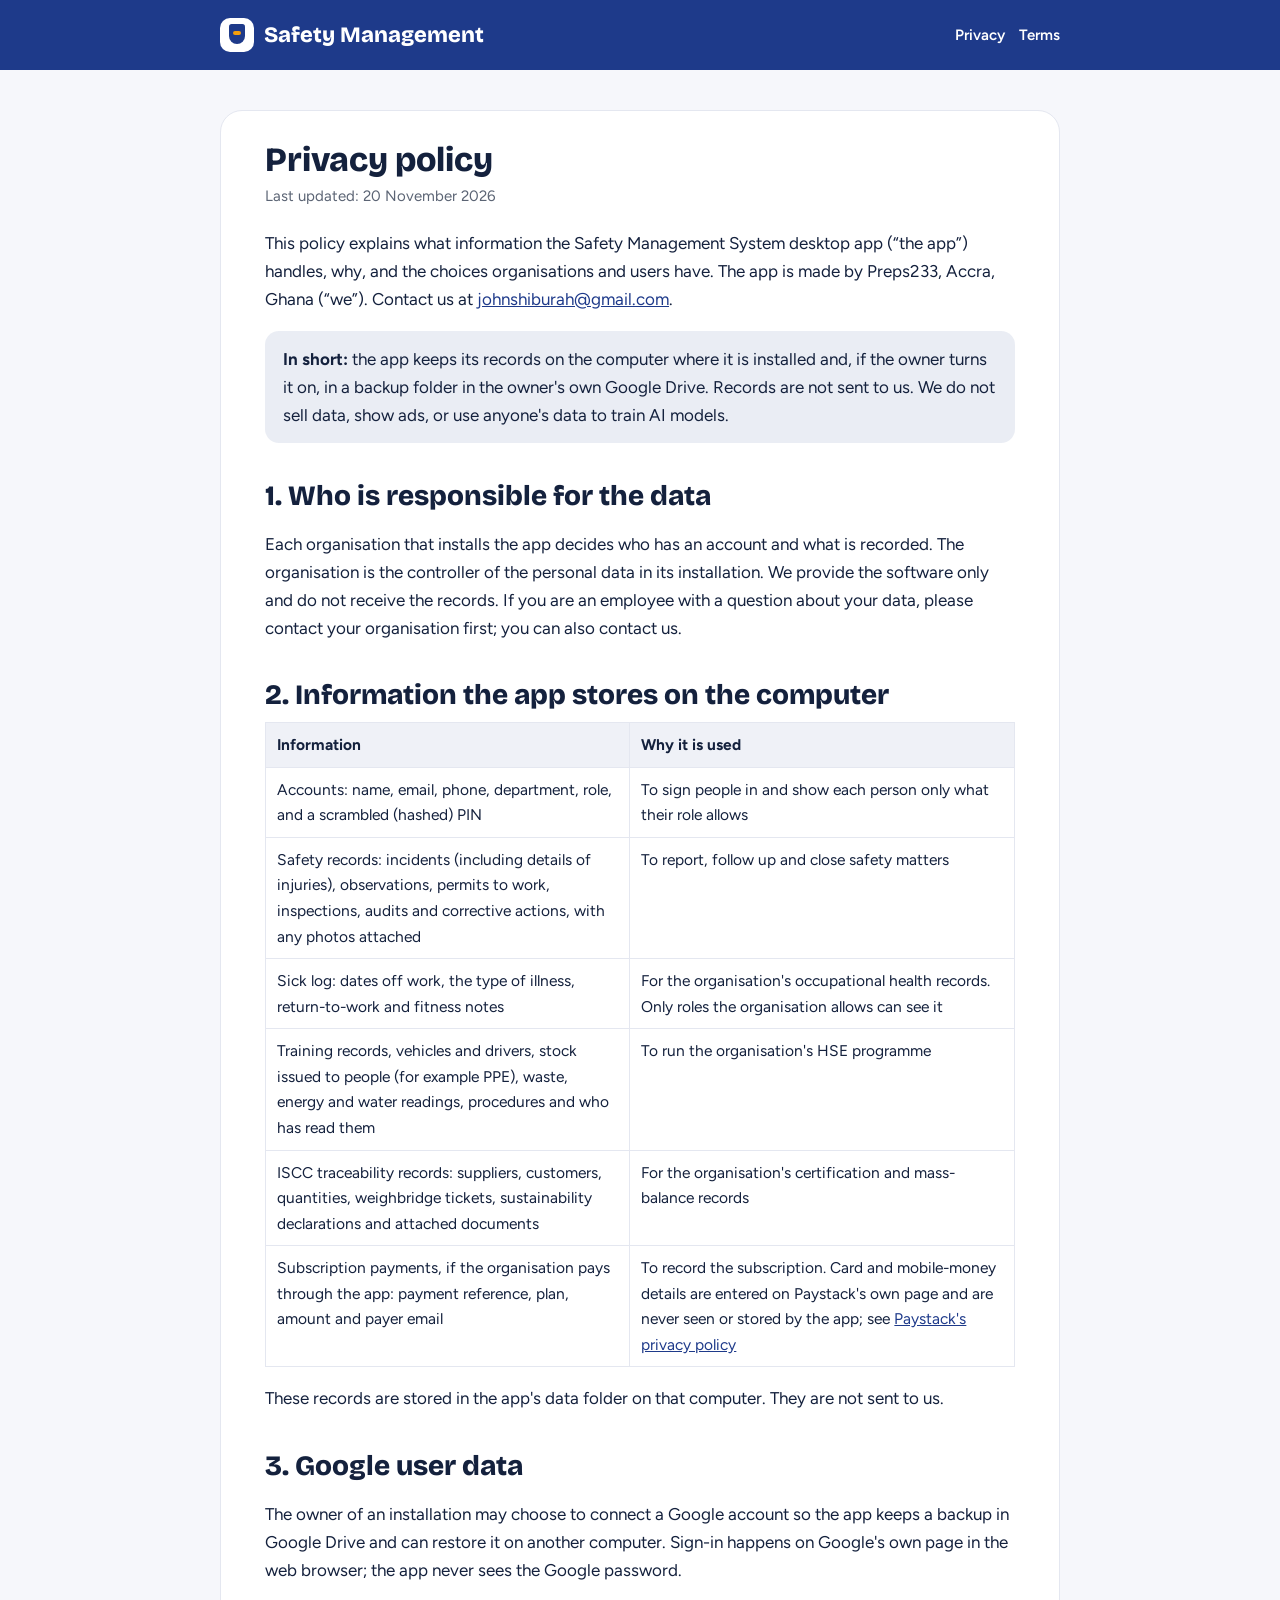
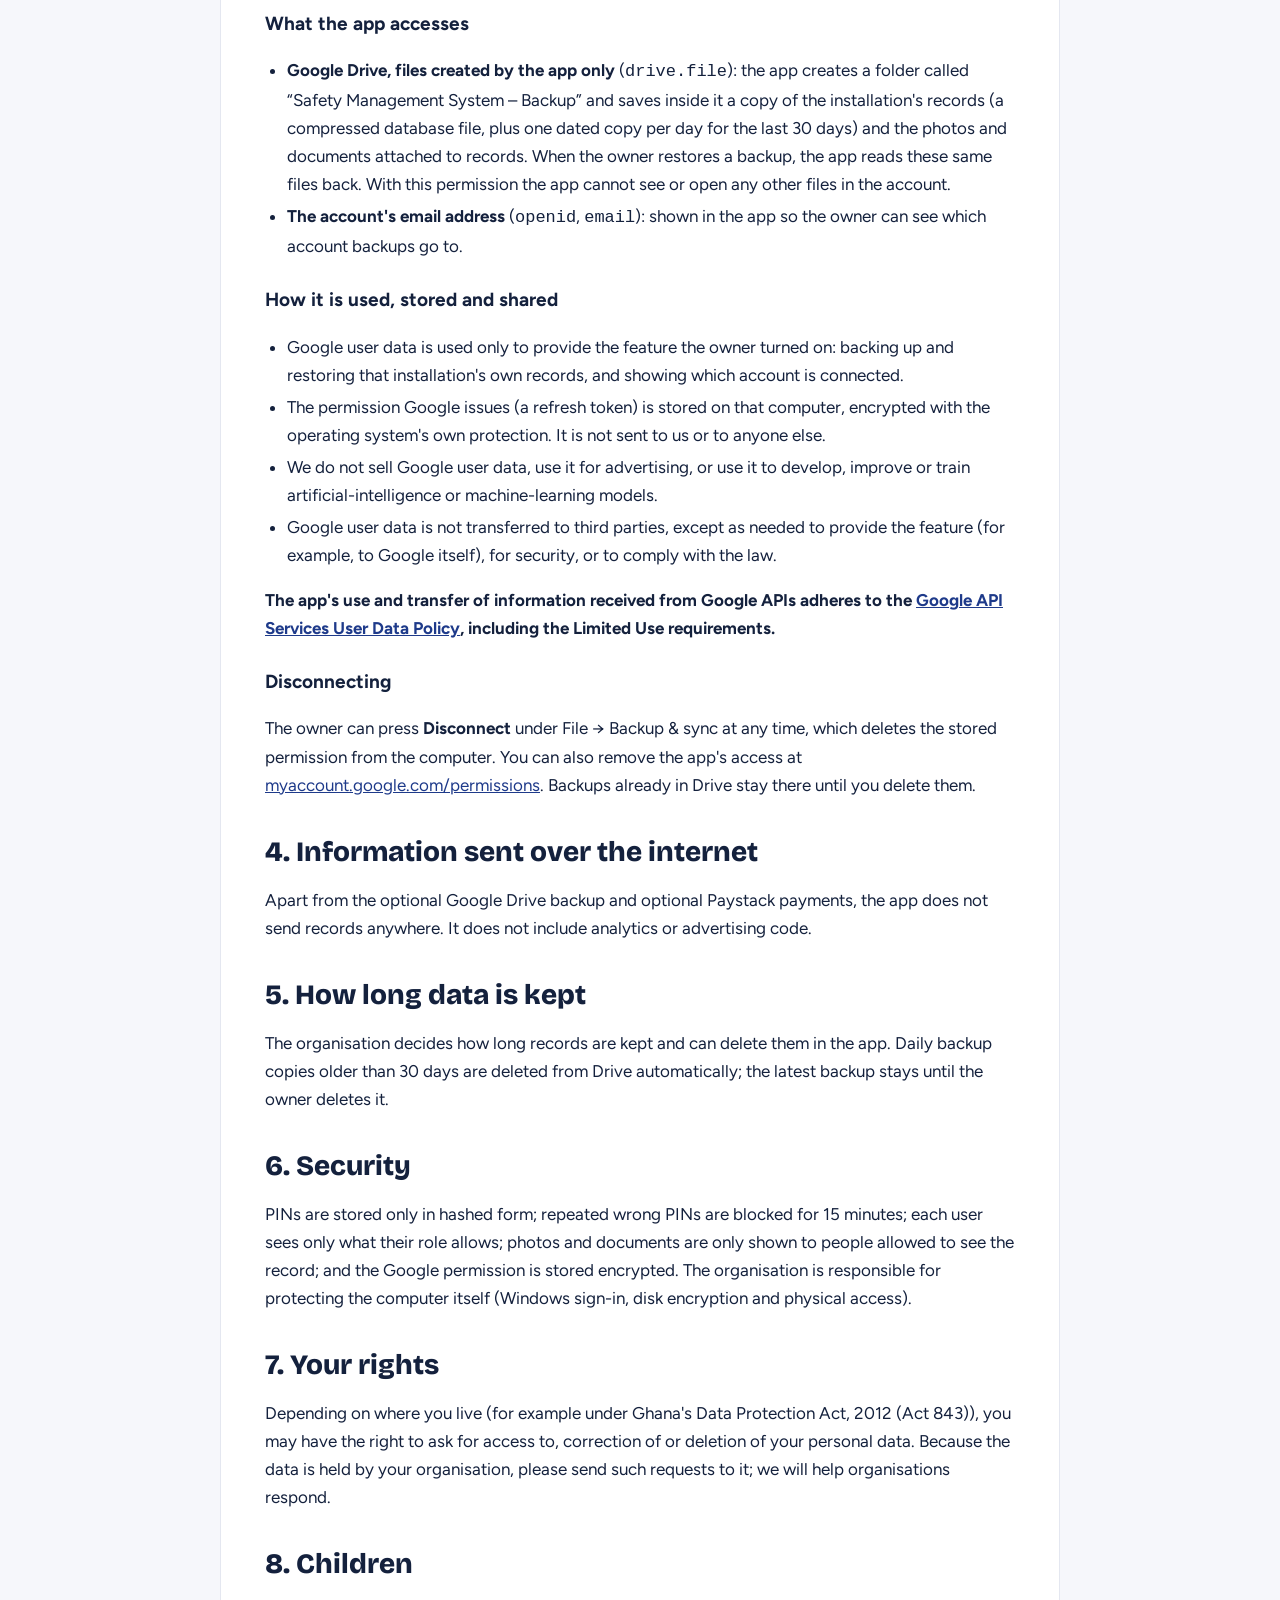
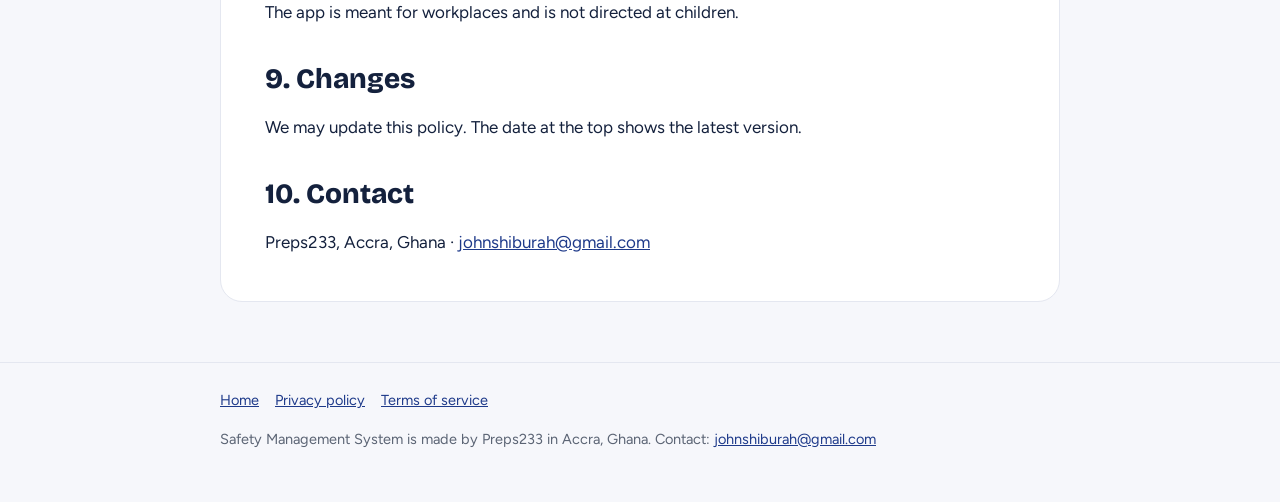
<file: safety-management/privacy.html>
<!doctype html>
<html lang="en"><head><meta charset="utf-8"><meta name="viewport" content="width=device-width,initial-scale=1">
<title>Safety Management System privacy policy</title><meta name="description" content="How Safety Management System handles personal data and Google user data.">
<link rel="preconnect" href="https://fonts.googleapis.com"><link rel="preconnect" href="https://fonts.gstatic.com" crossorigin>
<link href="https://fonts.googleapis.com/css2?family=Bricolage+Grotesque:wght@800&family=Figtree:wght@400;600;800&display=swap" rel="stylesheet">
<link rel="stylesheet" href="style.css"></head><body>
<header><div class="wrap"><nav>
<a class="brand" href="./"><span class="mark"><i style="left:9px;top:6px;width:16px;height:20px;background:#1e3a8a;border-radius:3px 3px 9px 9px"></i><i style="left:13px;top:13px;width:8px;height:4px;background:#f59e0b"></i></span>Safety Management</a>
<span class="sp"></span><a href="privacy.html">Privacy</a><a href="terms.html">Terms</a></nav></div></header>
<main><div class="wrap"><div class="doc">
<h1>Privacy policy</h1>
<p class="meta">Last updated: 20 November 2026</p>

<p>This policy explains what information the Safety Management System desktop app (&ldquo;the app&rdquo;) handles, why, and the choices organisations and users have. The app is made by Preps233, Accra, Ghana (&ldquo;we&rdquo;). Contact us at <a href="mailto:johnshiburah@gmail.com">johnshiburah@gmail.com</a>.</p>

<div class="note"><b>In short:</b> the app keeps its records on the computer where it is installed and, if the owner turns it on, in a backup folder in the owner's own Google Drive. Records are not sent to us. We do not sell data, show ads, or use anyone's data to train AI models.</div>

<h2>1. Who is responsible for the data</h2>
<p>Each organisation that installs the app decides who has an account and what is recorded. The organisation is the controller of the personal data in its installation. We provide the software only and do not receive the records. If you are an employee with a question about your data, please contact your organisation first; you can also contact us.</p>

<h2>2. Information the app stores on the computer</h2>
<table>
<tr><th>Information</th><th>Why it is used</th></tr>
<tr><td>Accounts: name, email, phone, department, role, and a scrambled (hashed) PIN</td><td>To sign people in and show each person only what their role allows</td></tr>
<tr><td>Safety records: incidents (including details of injuries), observations, permits to work, inspections, audits and corrective actions, with any photos attached</td><td>To report, follow up and close safety matters</td></tr>
<tr><td>Sick log: dates off work, the type of illness, return-to-work and fitness notes</td><td>For the organisation's occupational health records. Only roles the organisation allows can see it</td></tr>
<tr><td>Training records, vehicles and drivers, stock issued to people (for example PPE), waste, energy and water readings, procedures and who has read them</td><td>To run the organisation's HSE programme</td></tr>
<tr><td>ISCC traceability records: suppliers, customers, quantities, weighbridge tickets, sustainability declarations and attached documents</td><td>For the organisation's certification and mass-balance records</td></tr>
<tr><td>Subscription payments, if the organisation pays through the app: payment reference, plan, amount and payer email</td><td>To record the subscription. Card and mobile-money details are entered on Paystack's own page and are never seen or stored by the app; see <a href="https://paystack.com/privacy">Paystack's privacy policy</a></td></tr>
</table>
<p>These records are stored in the app's data folder on that computer. They are not sent to us.</p>

<h2>3. Google user data</h2>
<p>The owner of an installation may choose to connect a Google account so the app keeps a backup in Google Drive and can restore it on another computer. Sign-in happens on Google's own page in the web browser; the app never sees the Google password.</p>
<h3>What the app accesses</h3>
<ul>
<li><b>Google Drive, files created by the app only</b> (<code>drive.file</code>): the app creates a folder called &ldquo;Safety Management System &ndash; Backup&rdquo; and saves inside it a copy of the installation's records (a compressed database file, plus one dated copy per day for the last 30 days) and the photos and documents attached to records. When the owner restores a backup, the app reads these same files back. With this permission the app cannot see or open any other files in the account.</li>
<li><b>The account's email address</b> (<code>openid</code>, <code>email</code>): shown in the app so the owner can see which account backups go to.</li>
</ul>
<h3>How it is used, stored and shared</h3>
<ul>
<li>Google user data is used only to provide the feature the owner turned on: backing up and restoring that installation's own records, and showing which account is connected.</li>
<li>The permission Google issues (a refresh token) is stored on that computer, encrypted with the operating system's own protection. It is not sent to us or to anyone else.</li>
<li>We do not sell Google user data, use it for advertising, or use it to develop, improve or train artificial-intelligence or machine-learning models.</li>
<li>Google user data is not transferred to third parties, except as needed to provide the feature (for example, to Google itself), for security, or to comply with the law.</li>
</ul>
<p><b>The app's use and transfer of information received from Google APIs adheres to the <a href="https://developers.google.com/terms/api-services-user-data-policy">Google API Services User Data Policy</a>, including the Limited Use requirements.</b></p>
<h3>Disconnecting</h3>
<p>The owner can press <b>Disconnect</b> under File &rarr; Backup &amp; sync at any time, which deletes the stored permission from the computer. You can also remove the app's access at <a href="https://myaccount.google.com/permissions">myaccount.google.com/permissions</a>. Backups already in Drive stay there until you delete them.</p>

<h2>4. Information sent over the internet</h2>
<p>Apart from the optional Google Drive backup and optional Paystack payments, the app does not send records anywhere. It does not include analytics or advertising code.</p>

<h2>5. How long data is kept</h2>
<p>The organisation decides how long records are kept and can delete them in the app. Daily backup copies older than 30 days are deleted from Drive automatically; the latest backup stays until the owner deletes it.</p>

<h2>6. Security</h2>
<p>PINs are stored only in hashed form; repeated wrong PINs are blocked for 15 minutes; each user sees only what their role allows; photos and documents are only shown to people allowed to see the record; and the Google permission is stored encrypted. The organisation is responsible for protecting the computer itself (Windows sign-in, disk encryption and physical access).</p>

<h2>7. Your rights</h2>
<p>Depending on where you live (for example under Ghana's Data Protection Act, 2012 (Act 843)), you may have the right to ask for access to, correction of or deletion of your personal data. Because the data is held by your organisation, please send such requests to it; we will help organisations respond.</p>

<h2>8. Children</h2>
<p>The app is meant for workplaces and is not directed at children.</p>

<h2>9. Changes</h2>
<p>We may update this policy. The date at the top shows the latest version.</p>

<h2>10. Contact</h2>
<p>Preps233, Accra, Ghana &middot; <a href="mailto:johnshiburah@gmail.com">johnshiburah@gmail.com</a></p>
</div></div></main><footer><div class="wrap"><a href="./">Home</a><a href="privacy.html">Privacy policy</a><a href="terms.html">Terms of service</a>
<p>Safety Management System is made by Preps233 in Accra, Ghana. Contact: <a href="mailto:johnshiburah@gmail.com">johnshiburah@gmail.com</a></p></div></footer></body></html>
</file>
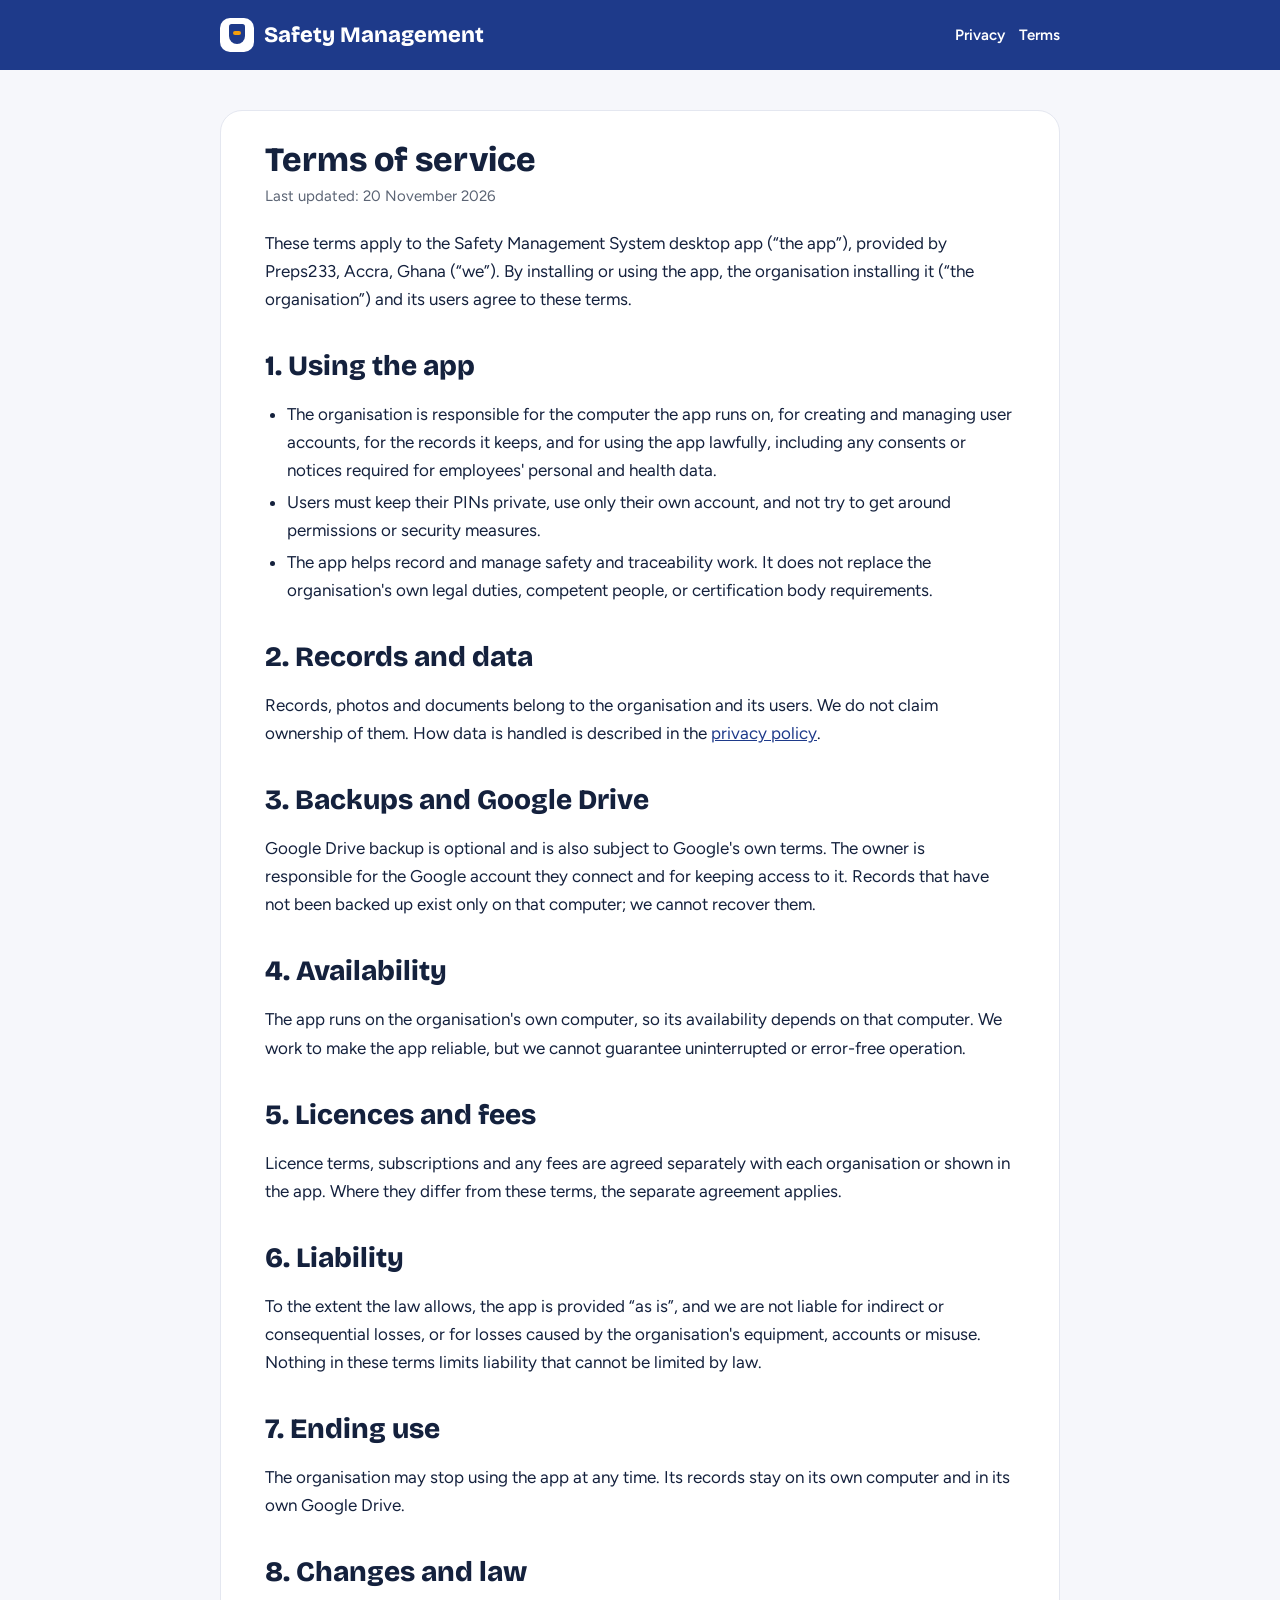
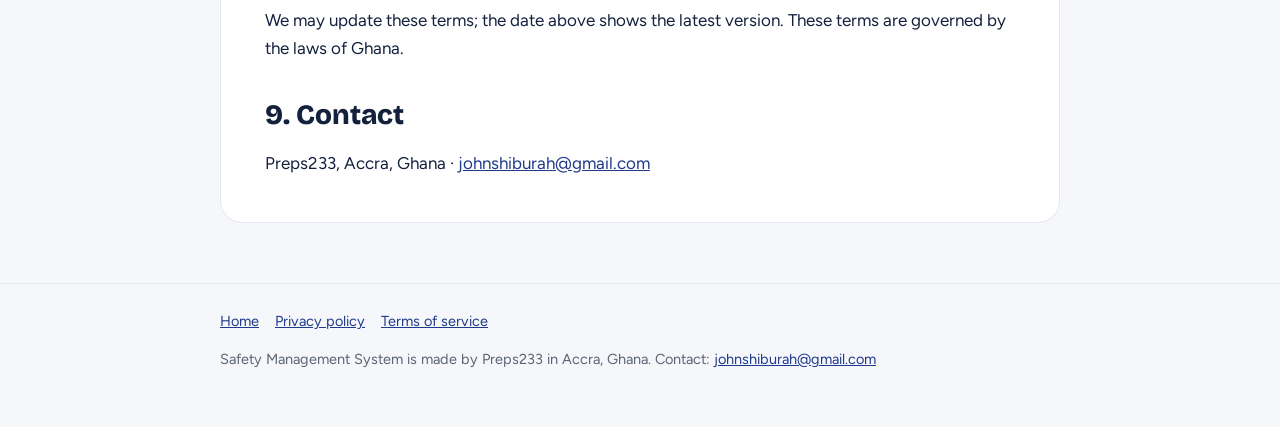
<file: safety-management/terms.html>
<!doctype html>
<html lang="en"><head><meta charset="utf-8"><meta name="viewport" content="width=device-width,initial-scale=1">
<title>Safety Management System terms of service</title><meta name="description" content="Terms for using the Safety Management System desktop app.">
<link rel="preconnect" href="https://fonts.googleapis.com"><link rel="preconnect" href="https://fonts.gstatic.com" crossorigin>
<link href="https://fonts.googleapis.com/css2?family=Bricolage+Grotesque:wght@800&family=Figtree:wght@400;600;800&display=swap" rel="stylesheet">
<link rel="stylesheet" href="style.css"></head><body>
<header><div class="wrap"><nav>
<a class="brand" href="./"><span class="mark"><i style="left:9px;top:6px;width:16px;height:20px;background:#1e3a8a;border-radius:3px 3px 9px 9px"></i><i style="left:13px;top:13px;width:8px;height:4px;background:#f59e0b"></i></span>Safety Management</a>
<span class="sp"></span><a href="privacy.html">Privacy</a><a href="terms.html">Terms</a></nav></div></header>
<main><div class="wrap"><div class="doc">
<h1>Terms of service</h1>
<p class="meta">Last updated: 20 November 2026</p>
<p>These terms apply to the Safety Management System desktop app (&ldquo;the app&rdquo;), provided by Preps233, Accra, Ghana (&ldquo;we&rdquo;). By installing or using the app, the organisation installing it (&ldquo;the organisation&rdquo;) and its users agree to these terms.</p>

<h2>1. Using the app</h2>
<ul>
<li>The organisation is responsible for the computer the app runs on, for creating and managing user accounts, for the records it keeps, and for using the app lawfully, including any consents or notices required for employees' personal and health data.</li>
<li>Users must keep their PINs private, use only their own account, and not try to get around permissions or security measures.</li>
<li>The app helps record and manage safety and traceability work. It does not replace the organisation's own legal duties, competent people, or certification body requirements.</li>
</ul>

<h2>2. Records and data</h2>
<p>Records, photos and documents belong to the organisation and its users. We do not claim ownership of them. How data is handled is described in the <a href="privacy.html">privacy policy</a>.</p>

<h2>3. Backups and Google Drive</h2>
<p>Google Drive backup is optional and is also subject to Google's own terms. The owner is responsible for the Google account they connect and for keeping access to it. Records that have not been backed up exist only on that computer; we cannot recover them.</p>

<h2>4. Availability</h2>
<p>The app runs on the organisation's own computer, so its availability depends on that computer. We work to make the app reliable, but we cannot guarantee uninterrupted or error-free operation.</p>

<h2>5. Licences and fees</h2>
<p>Licence terms, subscriptions and any fees are agreed separately with each organisation or shown in the app. Where they differ from these terms, the separate agreement applies.</p>

<h2>6. Liability</h2>
<p>To the extent the law allows, the app is provided &ldquo;as is&rdquo;, and we are not liable for indirect or consequential losses, or for losses caused by the organisation's equipment, accounts or misuse. Nothing in these terms limits liability that cannot be limited by law.</p>

<h2>7. Ending use</h2>
<p>The organisation may stop using the app at any time. Its records stay on its own computer and in its own Google Drive.</p>

<h2>8. Changes and law</h2>
<p>We may update these terms; the date above shows the latest version. These terms are governed by the laws of Ghana.</p>

<h2>9. Contact</h2>
<p>Preps233, Accra, Ghana &middot; <a href="mailto:johnshiburah@gmail.com">johnshiburah@gmail.com</a></p>
</div></div></main><footer><div class="wrap"><a href="./">Home</a><a href="privacy.html">Privacy policy</a><a href="terms.html">Terms of service</a>
<p>Safety Management System is made by Preps233 in Accra, Ghana. Contact: <a href="mailto:johnshiburah@gmail.com">johnshiburah@gmail.com</a></p></div></footer></body></html>
</file>
<file: buariwa/style.css>
:root{--cobalt:#2F4BFF;--ink:#14213d;--muted:#5b6474;--paper:#f6f7fb;--gold:#FFB703;--line:#e4e7f0;--card:#fff}
@media (prefers-color-scheme:dark){:root{--ink:#e8ebf7;--muted:#a3abc2;--paper:#0f1222;--line:#262b45;--card:#171b31}}
*{box-sizing:border-box}
body{margin:0;background:var(--paper);color:var(--ink);font:17px/1.65 Figtree,system-ui,-apple-system,Segoe UI,sans-serif}
a{color:var(--cobalt)}
@media (prefers-color-scheme:dark){a{color:#8ea0ff}}
header{background:var(--cobalt);color:#fff}
.wrap{max-width:880px;margin:0 auto;padding:0 20px}
nav{display:flex;align-items:center;gap:14px;padding:18px 0}
nav a{color:#fff;text-decoration:none;font-weight:600;font-size:15px}
nav .sp{flex:1}
.brand{display:flex;align-items:center;gap:10px;font:800 22px Bricolage Grotesque,Figtree,sans-serif;color:#fff;text-decoration:none}
.mark{width:34px;height:34px;border-radius:10px;background:#fff;position:relative;flex:none}
.mark i{position:absolute;border-radius:3px}
.hero{padding:48px 0 64px}
.hero h1{font:800 clamp(34px,6vw,56px)/1.05 Bricolage Grotesque,Figtree,sans-serif;margin:0 0 16px;letter-spacing:-1px}
.hero p{font-size:19px;max-width:620px;opacity:.92;margin:0}
.btn{display:inline-block;margin-top:26px;background:var(--gold);color:#14213d;font-weight:800;padding:13px 26px;border-radius:999px;text-decoration:none}
main{padding:40px 0 60px}
h2{font:800 28px Bricolage Grotesque,Figtree,sans-serif;margin:36px 0 10px}
h3{font-size:19px;margin:24px 0 6px}
.grid{display:grid;grid-template-columns:repeat(auto-fit,minmax(240px,1fr));gap:14px;margin-top:16px}
.card{background:var(--card);border:1px solid var(--line);border-radius:18px;padding:20px}
.card b{display:block;font-size:17px;margin-bottom:4px}
.card span{color:var(--muted);font-size:15.5px}
.doc{background:var(--card);border:1px solid var(--line);border-radius:22px;padding:28px clamp(18px,4vw,44px)}
.doc h1{font:800 34px Bricolage Grotesque,Figtree,sans-serif;margin:0 0 4px}
.meta{color:var(--muted);font-size:15px;margin:0 0 20px}
.note{background:color-mix(in srgb,var(--cobalt) 9%,transparent);border-radius:14px;padding:14px 18px;margin:18px 0}
ul{padding-left:22px}
li{margin:4px 0}
table{border-collapse:collapse;width:100%;font-size:15.5px;margin:10px 0}
th,td{border:1px solid var(--line);padding:9px 11px;text-align:left;vertical-align:top}
th{background:color-mix(in srgb,var(--cobalt) 7%,transparent)}
footer{border-top:1px solid var(--line);padding:26px 0 40px;color:var(--muted);font-size:14.5px}
footer a{margin-right:16px}
</file>
<file: safety-management/style.css>
:root{--cobalt:#1e3a8a;--ink:#14213d;--muted:#5b6474;--paper:#f6f7fb;--gold:#f59e0b;--line:#e4e7f0;--card:#fff}
@media (prefers-color-scheme:dark){:root{--ink:#e8ebf7;--muted:#a3abc2;--paper:#0f1222;--line:#262b45;--card:#171b31}}
*{box-sizing:border-box}
body{margin:0;background:var(--paper);color:var(--ink);font:17px/1.65 Figtree,system-ui,-apple-system,Segoe UI,sans-serif}
a{color:var(--cobalt)}
@media (prefers-color-scheme:dark){a{color:#93b4ff}}
header{background:var(--cobalt);color:#fff}
.wrap{max-width:880px;margin:0 auto;padding:0 20px}
nav{display:flex;align-items:center;gap:14px;padding:18px 0}
nav a{color:#fff;text-decoration:none;font-weight:600;font-size:15px}
nav .sp{flex:1}
.brand{display:flex;align-items:center;gap:10px;font:800 22px Bricolage Grotesque,Figtree,sans-serif;color:#fff;text-decoration:none}
.mark{width:34px;height:34px;border-radius:10px;background:#fff;position:relative;flex:none}
.mark i{position:absolute;border-radius:3px}
.hero{padding:48px 0 64px}
.hero h1{font:800 clamp(34px,6vw,56px)/1.05 Bricolage Grotesque,Figtree,sans-serif;margin:0 0 16px;letter-spacing:-1px}
.hero p{font-size:19px;max-width:620px;opacity:.92;margin:0}
.btn{display:inline-block;margin-top:26px;background:var(--gold);color:#14213d;font-weight:800;padding:13px 26px;border-radius:999px;text-decoration:none}
main{padding:40px 0 60px}
h2{font:800 28px Bricolage Grotesque,Figtree,sans-serif;margin:36px 0 10px}
h3{font-size:19px;margin:24px 0 6px}
.grid{display:grid;grid-template-columns:repeat(auto-fit,minmax(240px,1fr));gap:14px;margin-top:16px}
.card{background:var(--card);border:1px solid var(--line);border-radius:18px;padding:20px}
.card b{display:block;font-size:17px;margin-bottom:4px}
.card span{color:var(--muted);font-size:15.5px}
.doc{background:var(--card);border:1px solid var(--line);border-radius:22px;padding:28px clamp(18px,4vw,44px)}
.doc h1{font:800 34px Bricolage Grotesque,Figtree,sans-serif;margin:0 0 4px}
.meta{color:var(--muted);font-size:15px;margin:0 0 20px}
.note{background:color-mix(in srgb,var(--cobalt) 9%,transparent);border-radius:14px;padding:14px 18px;margin:18px 0}
ul{padding-left:22px}
li{margin:4px 0}
table{border-collapse:collapse;width:100%;font-size:15.5px;margin:10px 0}
th,td{border:1px solid var(--line);padding:9px 11px;text-align:left;vertical-align:top}
th{background:color-mix(in srgb,var(--cobalt) 7%,transparent)}
footer{border-top:1px solid var(--line);padding:26px 0 40px;color:var(--muted);font-size:14.5px}
footer a{margin-right:16px}
</file>
<file: mathpad/site.css>
/* Graph-paper and fountain-pen ink: the world MathPad lives in. */
:root {
  --paper: #FAFBFE; --card: #FFFFFF; --ink: #17306E; --text: #26324A; --muted: #5A6681;
  --line: #DDE4F1; --grid: #E9EEF8; --accent: #2554C7; --pen: #D96A1C;
  --display: "Delius", "Comic Neue", "Segoe Print", system-ui, sans-serif;
  --body: "Atkinson Hyperlegible", "Segoe UI", Roboto, system-ui, sans-serif;
}
@media (prefers-color-scheme: dark) { :root:not([data-theme="light"]) {
  --paper: #0D1322; --card: #141C31; --ink: #E4EAFF; --text: #CAD3E8; --muted: #8C98B6;
  --line: #26314F; --grid: #172038; --accent: #93B2FF; --pen: #FF9A4A; color-scheme: dark } }
:root[data-theme="dark"] {
  --paper: #0D1322; --card: #141C31; --ink: #E4EAFF; --text: #CAD3E8; --muted: #8C98B6;
  --line: #26314F; --grid: #172038; --accent: #93B2FF; --pen: #FF9A4A; color-scheme: dark }

* { box-sizing: border-box; }
body { margin: 0; background: var(--paper); color: var(--text); font: 17px/1.6 var(--body); }
a { color: var(--accent); text-underline-offset: 3px; overflow-wrap: anywhere; }
a:focus-visible, summary:focus-visible { outline: 3px solid var(--accent); outline-offset: 3px; border-radius: 4px; }
img { max-width: 100%; height: auto; display: block; }
.wrap { max-width: 1080px; margin: 0 auto; padding-left: max(16px, env(safe-area-inset-left, 0px)); padding-right: max(16px, env(safe-area-inset-right, 0px)); }
h1, h2, h3 { font-family: var(--display); color: var(--ink); font-weight: 400; line-height: 1.2; text-wrap: balance; margin: 0; }
h1 { font-size: clamp(2.1rem, 5vw, 3.4rem); }
h2 { font-size: clamp(1.6rem, 3.2vw, 2.1rem); }
h3 { font-size: 1.25rem; }
p { margin: 0; }

/* header */
.top { border-bottom: 1px solid var(--line); background: var(--paper); }
.top .wrap { display: flex; align-items: center; gap: 16px; padding-block: 14px; flex-wrap: wrap; }
.brand { display: flex; align-items: center; gap: 10px; text-decoration: none; color: var(--ink); font-family: var(--display); font-size: 1.45rem; }
.brand img { width: 38px; height: 38px; }
.top nav { margin-left: auto; display: flex; gap: 20px; flex-wrap: wrap; }
.top nav a { color: var(--muted); text-decoration: none; font-size: .95rem; }
.top nav a:hover, .top nav a[aria-current] { color: var(--ink); }

/* hero on graph paper */
.hero { background-color: var(--paper);
  background-image: linear-gradient(var(--grid) 1px, transparent 1px), linear-gradient(90deg, var(--grid) 1px, transparent 1px);
  background-size: 28px 28px; border-bottom: 1px solid var(--line); }
.hero .wrap { display: grid; grid-template-columns: 1fr 1.05fr; gap: 48px; align-items: center; padding-block: 64px 56px; }
.hero .lede { margin-top: 18px; font-size: 1.15rem; max-width: 34ch; }
.hero .meta { margin-top: 22px; color: var(--muted); font-size: .95rem; }
.hero .meta b { color: var(--text); font-weight: 700; }
.ink-underline { background-image: linear-gradient(transparent 78%, color-mix(in srgb, var(--pen) 38%, transparent) 78%); }
.frame { background: var(--card); border: 1px solid var(--line); border-radius: 14px; padding: 8px; box-shadow: 0 18px 40px -24px color-mix(in srgb, var(--ink) 45%, transparent); }
.frame img { border-radius: 8px; }

section { padding-block: 64px; }
.section-head { max-width: 60ch; display: grid; gap: 10px; margin-bottom: 32px; }
.section-head p { color: var(--muted); }

.features { display: grid; grid-template-columns: repeat(3, minmax(0, 1fr)); gap: 32px 40px; }
.feature { display: grid; gap: 6px; align-content: start; min-width: 0; }
.feature h3 { font-size: 1.2rem; }
.feature p { color: var(--muted); font-size: .98rem; }

.steps { list-style: none; padding: 0; margin: 0; display: grid; grid-template-columns: repeat(4, minmax(0, 1fr)); gap: 24px; counter-reset: s; }
.steps li { counter-increment: s; display: grid; gap: 8px; align-content: start; min-width: 0; padding-top: 14px; border-top: 2px solid var(--line); }
.steps li::before { content: counter(s); font-family: var(--display); font-size: 2rem; color: var(--accent); line-height: 1; }
.steps p { color: var(--muted); font-size: .98rem; }

.screens { display: grid; grid-template-columns: repeat(2, minmax(0, 1fr)); gap: 28px; align-items: start; }
.screens figure { margin: 0; display: grid; gap: 10px; min-width: 0; }
.screens figcaption { color: var(--muted); font-size: .92rem; }

.privacy-note { background: var(--card); border: 1px solid var(--line); border-radius: 14px; padding: 28px; display: grid; gap: 12px; max-width: 760px; }
.privacy-note p { color: var(--text); }
.privacy-note .small { color: var(--muted); font-size: .92rem; }

/* documents */
.doc { padding-block: 48px 72px; }
.doc .wrap { max-width: 780px; }
.doc header { display: grid; gap: 8px; margin-bottom: 28px; }
.doc .updated { color: var(--muted); font-size: .95rem; }
.doc .summary { background: var(--card); border: 1px solid var(--line); border-radius: 12px; padding: 20px 22px; margin-bottom: 32px; }
.doc .summary ul { margin: 8px 0 0; padding-left: 20px; display: grid; gap: 6px; }
.doc nav.toc { margin-bottom: 36px; }
.doc nav.toc ol { margin: 8px 0 0; padding-left: 22px; columns: 2; column-gap: 32px; }
.doc nav.toc li { break-inside: avoid; margin-bottom: 4px; }
.doc h2 { font-size: 1.5rem; margin: 40px 0 12px; scroll-margin-top: 16px; }
.doc h3 { font-size: 1.12rem; margin: 22px 0 8px; font-family: var(--body); font-weight: 700; color: var(--ink); }
.doc p, .doc li { max-width: 68ch; }
.doc p + p { margin-top: 12px; }
.doc ul { padding-left: 22px; display: grid; gap: 6px; margin: 10px 0; }
.table-wrap { overflow-x: auto; margin: 12px 0; border: 1px solid var(--line); border-radius: 10px; }
table { border-collapse: collapse; width: 100%; min-width: 560px; font-size: .95rem; }
th, td { text-align: left; vertical-align: top; padding: 10px 12px; border-bottom: 1px solid var(--line); }
th { color: var(--ink); background: var(--card); }
tr:last-child td { border-bottom: 0; }
code { overflow-wrap: anywhere; font-family: ui-monospace, "Cascadia Mono", Consolas, monospace; font-size: .9em; background: var(--card); border: 1px solid var(--line); border-radius: 5px; padding: 1px 5px; }
.email { user-select: all; font-weight: 700; color: var(--ink); }

footer { border-top: 1px solid var(--line); }
footer .wrap { display: flex; gap: 16px 28px; flex-wrap: wrap; align-items: center; padding-block: 28px; color: var(--muted); font-size: .92rem; }
footer nav { display: flex; gap: 20px; flex-wrap: wrap; }
footer a { color: var(--muted); }

@media (max-width: 860px) {
  .hero .wrap { grid-template-columns: 1fr; gap: 32px; padding-block: 44px; }
  .features { grid-template-columns: repeat(2, minmax(0, 1fr)); }
  .steps { grid-template-columns: repeat(2, minmax(0, 1fr)); }
}
@media (max-width: 560px) {
  body { font-size: 16px; }
  .features, .steps, .screens { grid-template-columns: 1fr; }
  .doc nav.toc ol { columns: 1; }
  section { padding-block: 48px; }
}
@media (prefers-reduced-motion: no-preference) { html { scroll-behavior: smooth; } }
</file>
